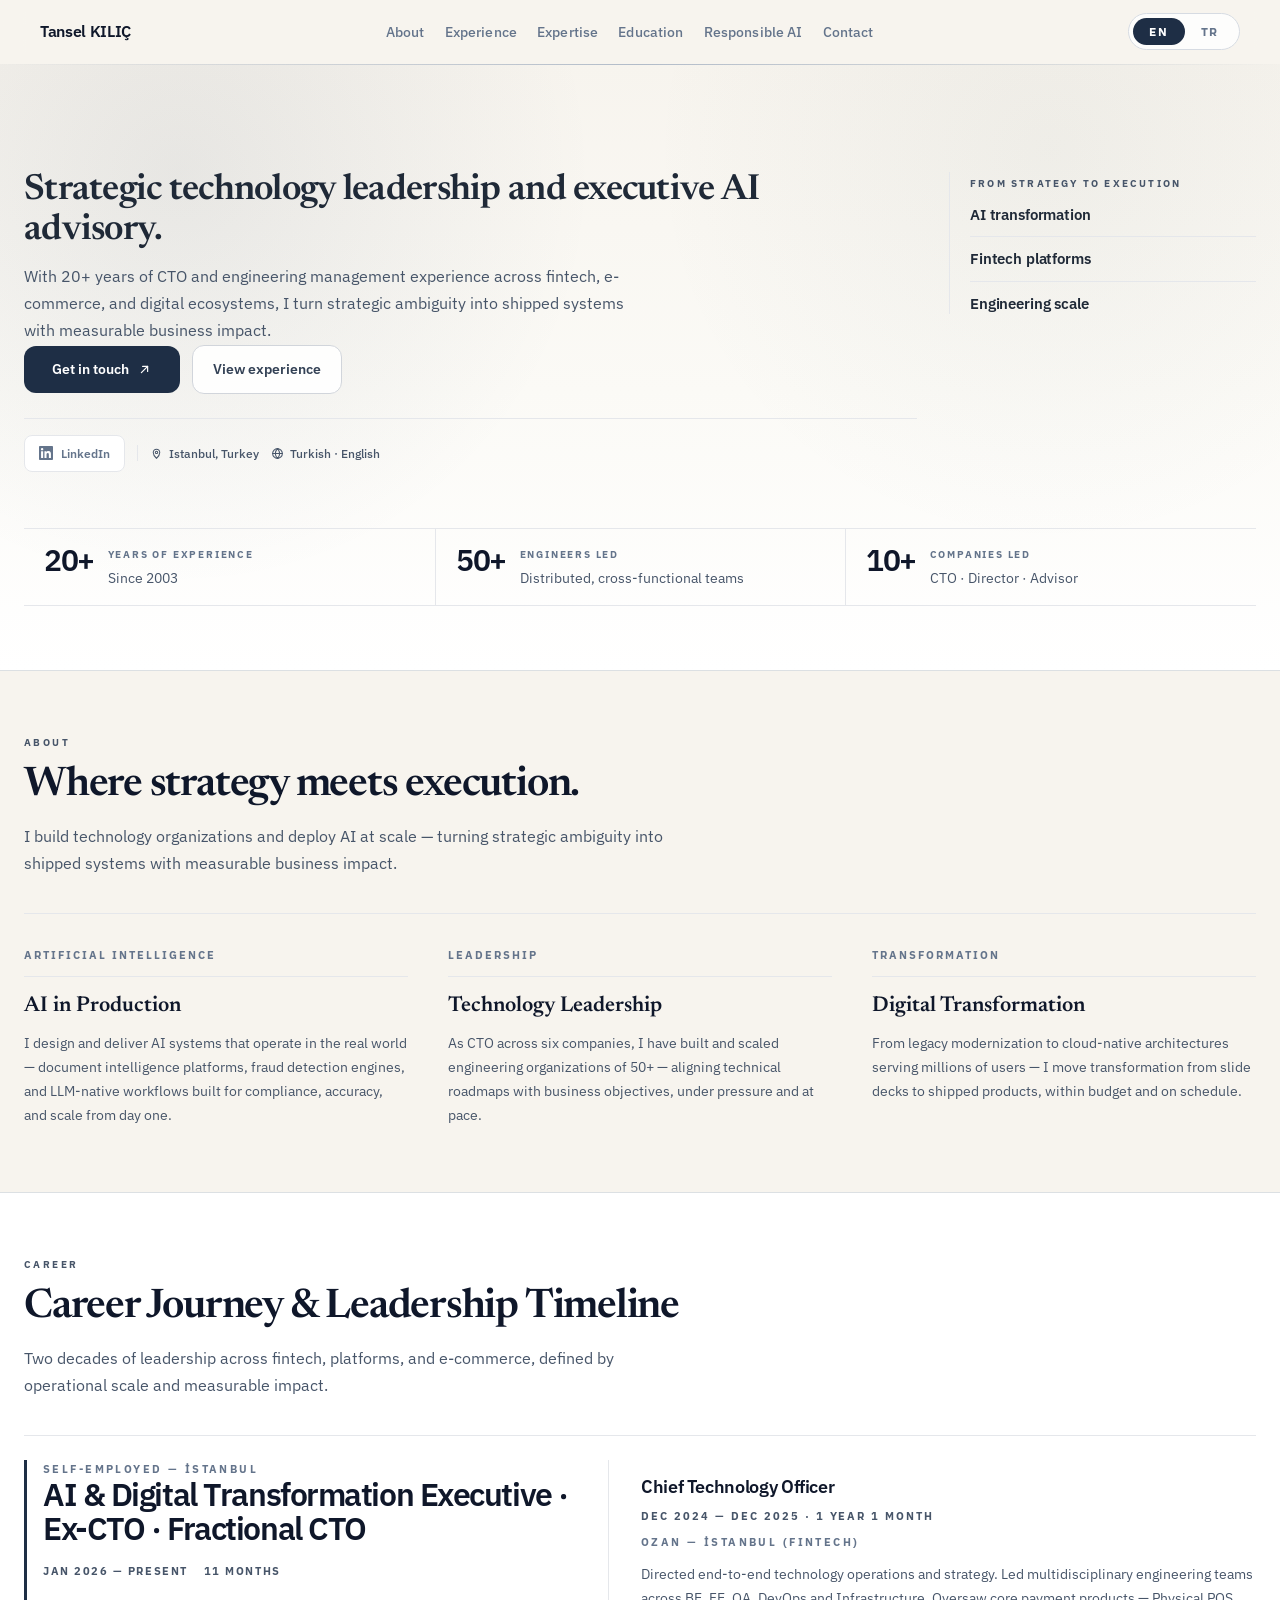
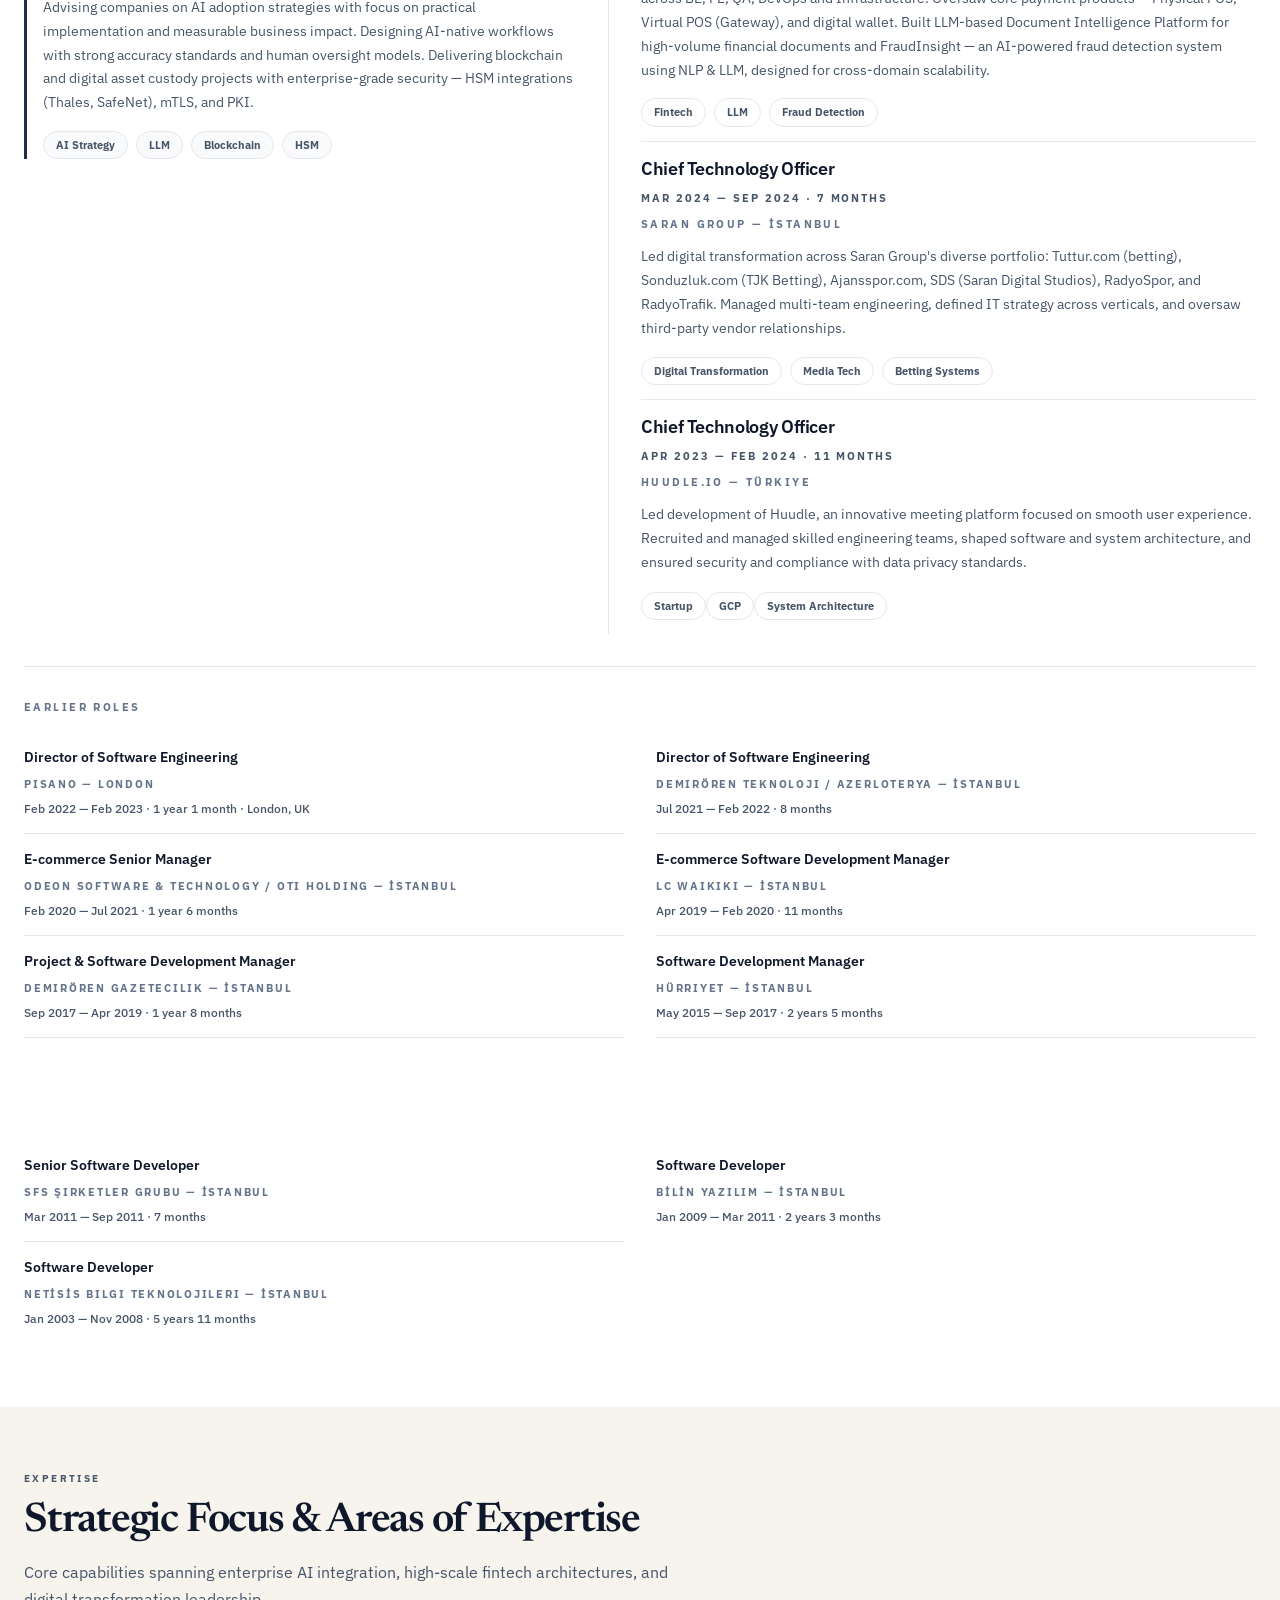
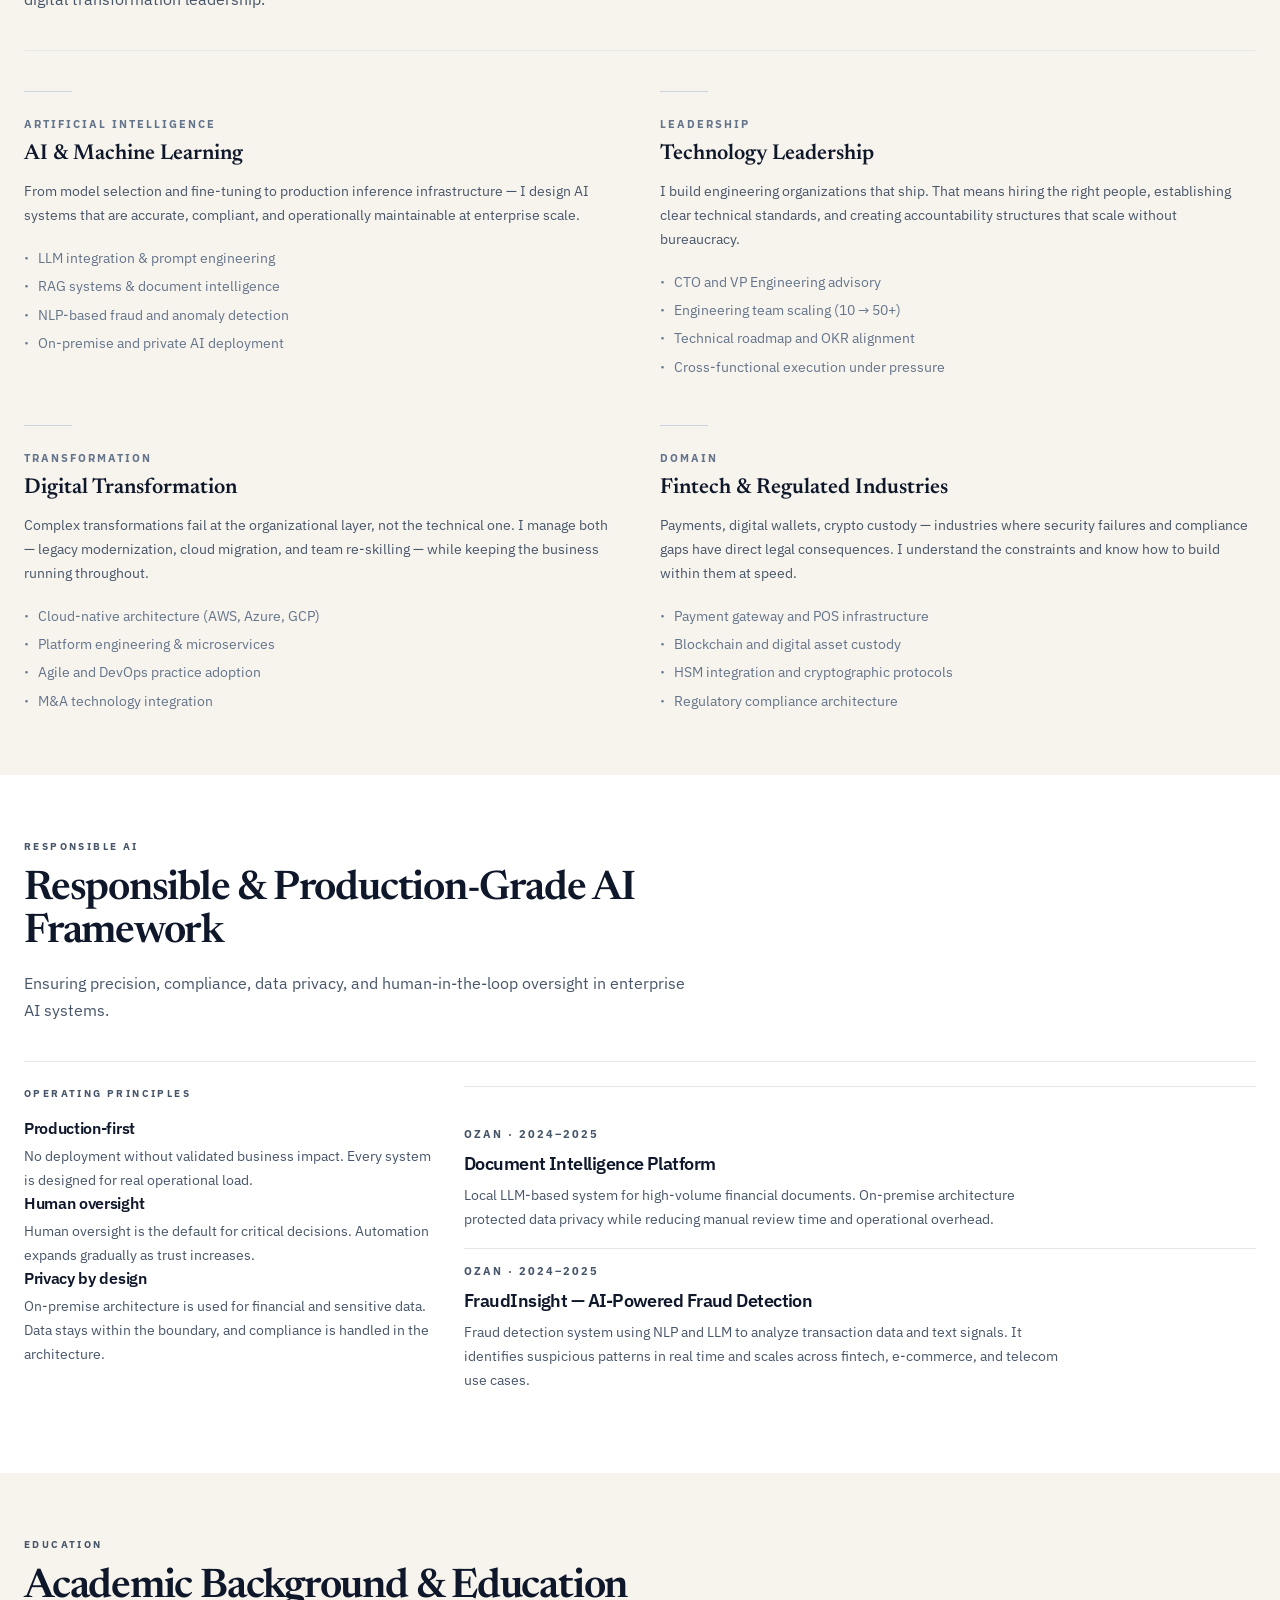
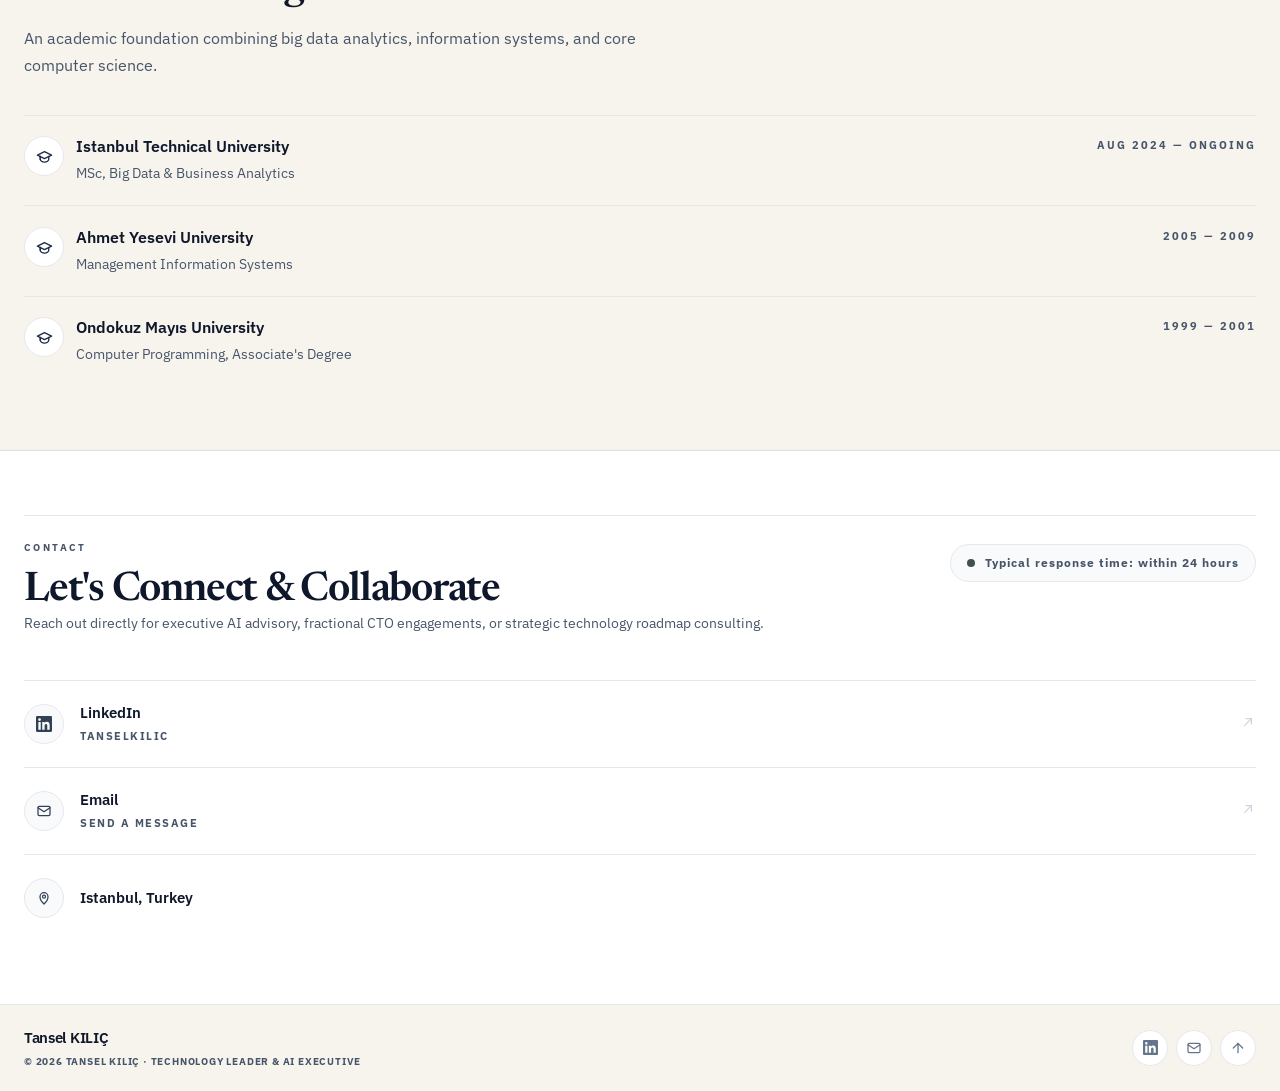
<file: index.html>
<!DOCTYPE html>
<html lang="en">
<head>
  <meta charset="UTF-8">
  <meta name="viewport" content="width=device-width, initial-scale=1">
  <meta name="color-scheme" content="light">
  <title>Tansel KILIÇ — Technology Leader & AI Executive</title>
  <meta name="description" content="Technology executive with 20+ years leading large-scale platforms, engineering organizations, and AI transformation initiatives across fintech, e-commerce, and digital ecosystems.">
  
  <!-- Open Graph -->
  <meta property="og:title" content="Tansel KILIÇ — Technology Leader & AI Executive">
  <meta property="og:description" content="Technology executive with 20+ years leading large-scale platforms, engineering organizations, and AI transformation initiatives across fintech, e-commerce, and digital ecosystems.">
  <meta property="og:type" content="website">
  <meta property="og:url" content="https://tanselkilic.com">
  <meta property="og:image" content="https://tanselkilic.com/og-image.png">
  <meta property="og:locale" content="tr_TR">
  <meta property="og:site_name" content="Tansel KILIÇ">
  
  <!-- Twitter -->
  <meta name="twitter:card" content="summary_large_image">
  <meta name="twitter:title" content="Tansel KILIÇ — Technology Leader & AI Executive">
  <meta name="twitter:description" content="Technology executive with 20+ years leading large-scale platforms, engineering organizations, and AI transformation initiatives across fintech, e-commerce, and digital ecosystems.">
  <meta name="twitter:image" content="https://tanselkilic.com/og-image.png">
  
  <!-- Canonical -->
  <link rel="canonical" href="https://tanselkilic.com">
  
  <!-- Fonts -->
  <link rel="preconnect" href="https://fonts.googleapis.com">
  <link rel="preconnect" href="https://fonts.gstatic.com" crossorigin>
  <link href="https://fonts.googleapis.com/css2?family=IBM+Plex+Sans:wght@400;500;600;700&family=Newsreader:wght@500;600;700&display=swap" rel="stylesheet">
  
  <!-- Styles -->
  <link rel="stylesheet" href="style.css">

  <!-- JSON-LD Profile Schema -->
  <script type="application/ld+json">
    {
      "@context": "https://schema.org",
      "@type": "ProfilePage",
      "mainEntity": {
        "@type": "Person",
        "name": "Tansel KILIÇ",
        "jobTitle": "Technology Leader & AI Executive / Teknoloji Lideri & AI Yöneticisi",
        "url": "https://tanselkilic.com",
        "email": "tanselkilic@gmail.com",
        "sameAs": ["https://www.linkedin.com/in/tanselkilic/"],
        "address": {
          "@type": "PostalAddress",
          "addressLocality": "İstanbul",
          "addressCountry": "TR"
        }
      }
    }
  </script>
</head>
<body>
  <header id="siteHeader" class="site-header"></header>
  <nav id="mobileDrawer" class="mobile-drawer" aria-label="Mobile navigation"></nav>
  <main id="main"></main>
  <footer id="siteFooter" class="footer"></footer>

  <!-- Scripts -->
  <script src="main.js"></script>
</body>
</html>
</file>
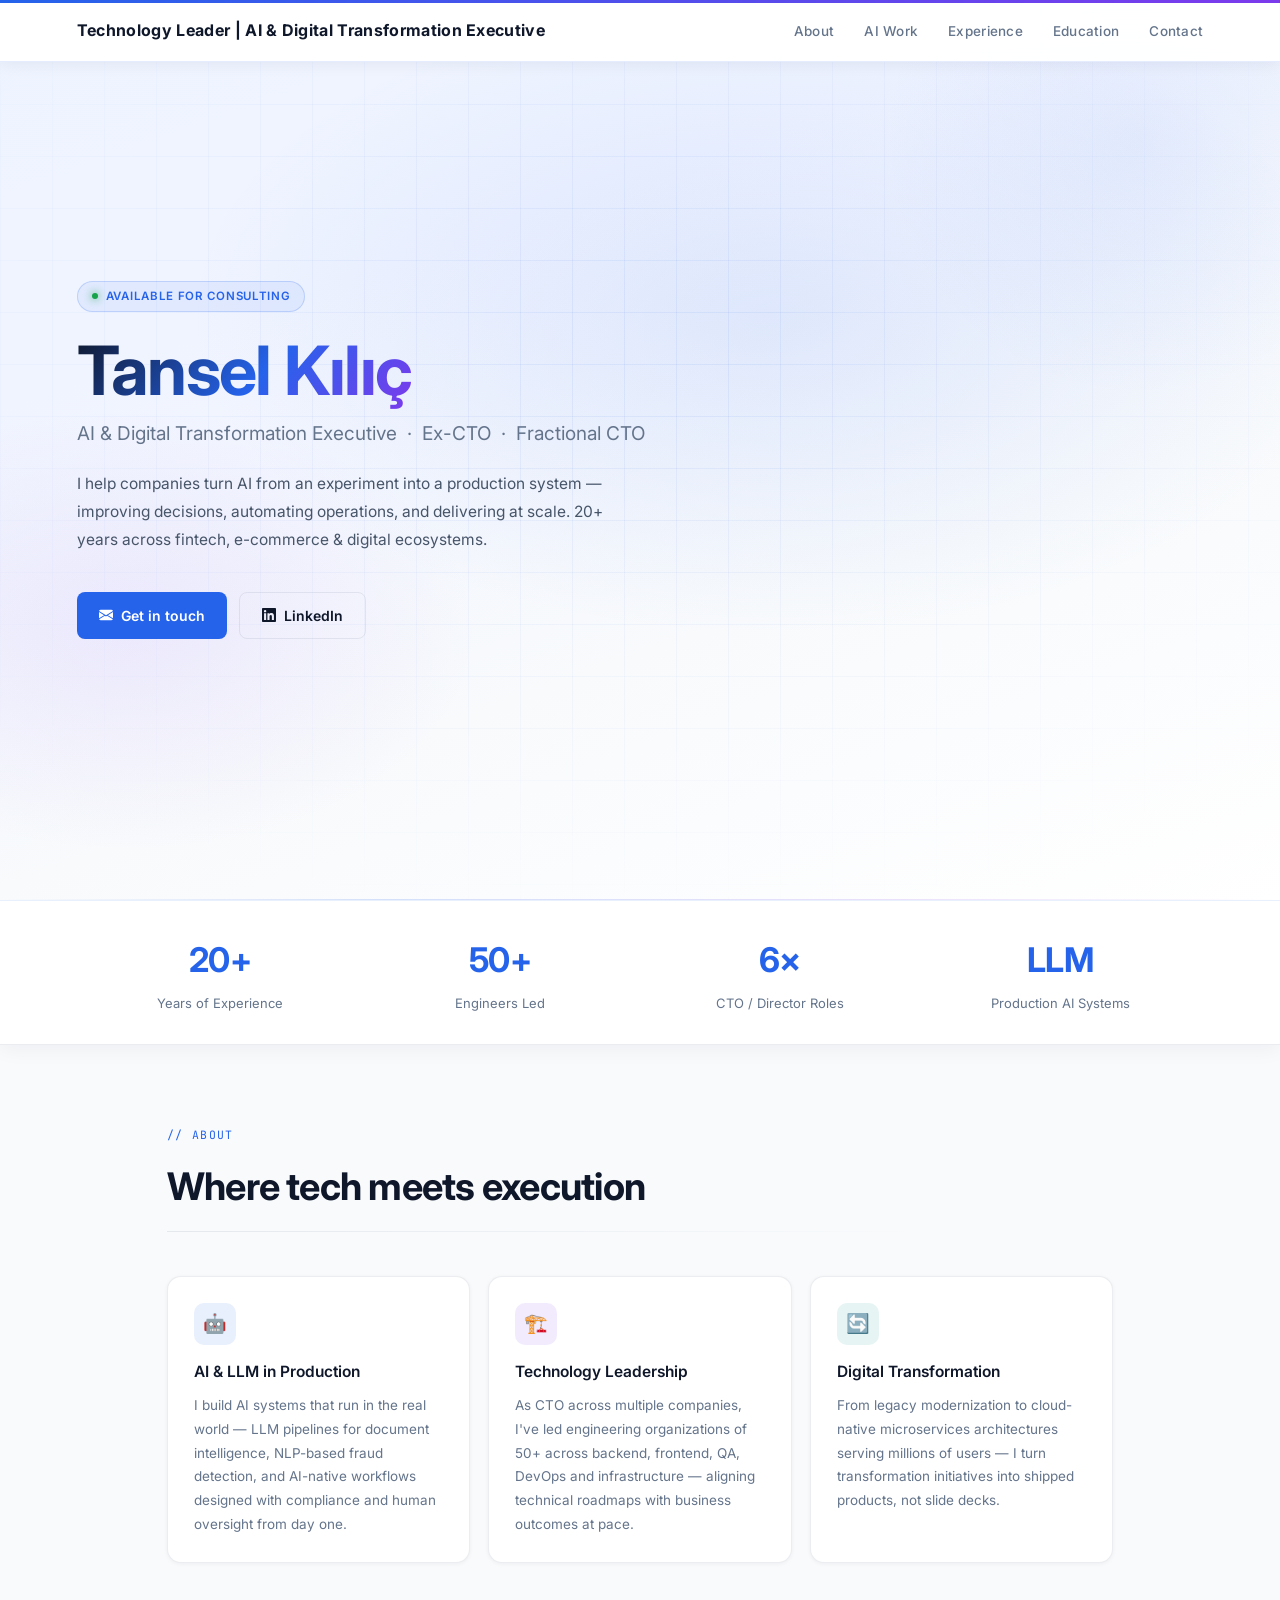
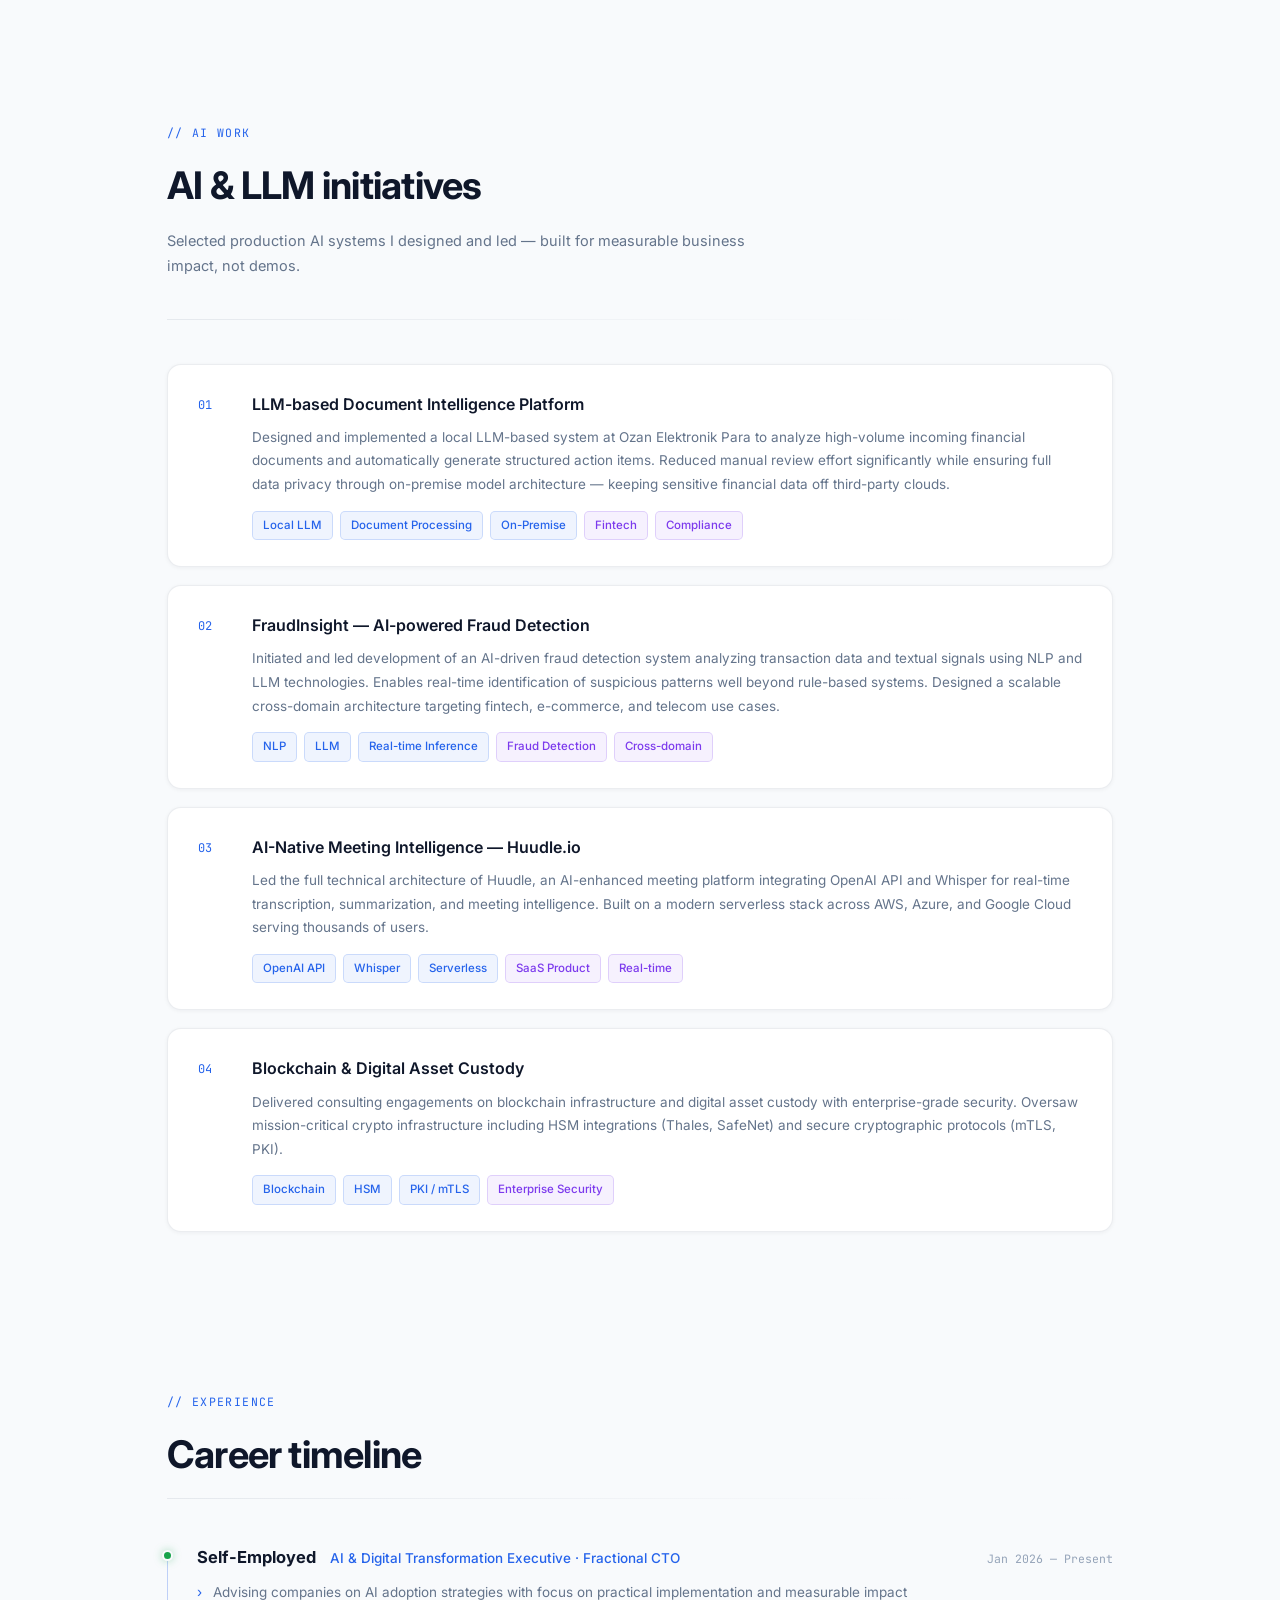
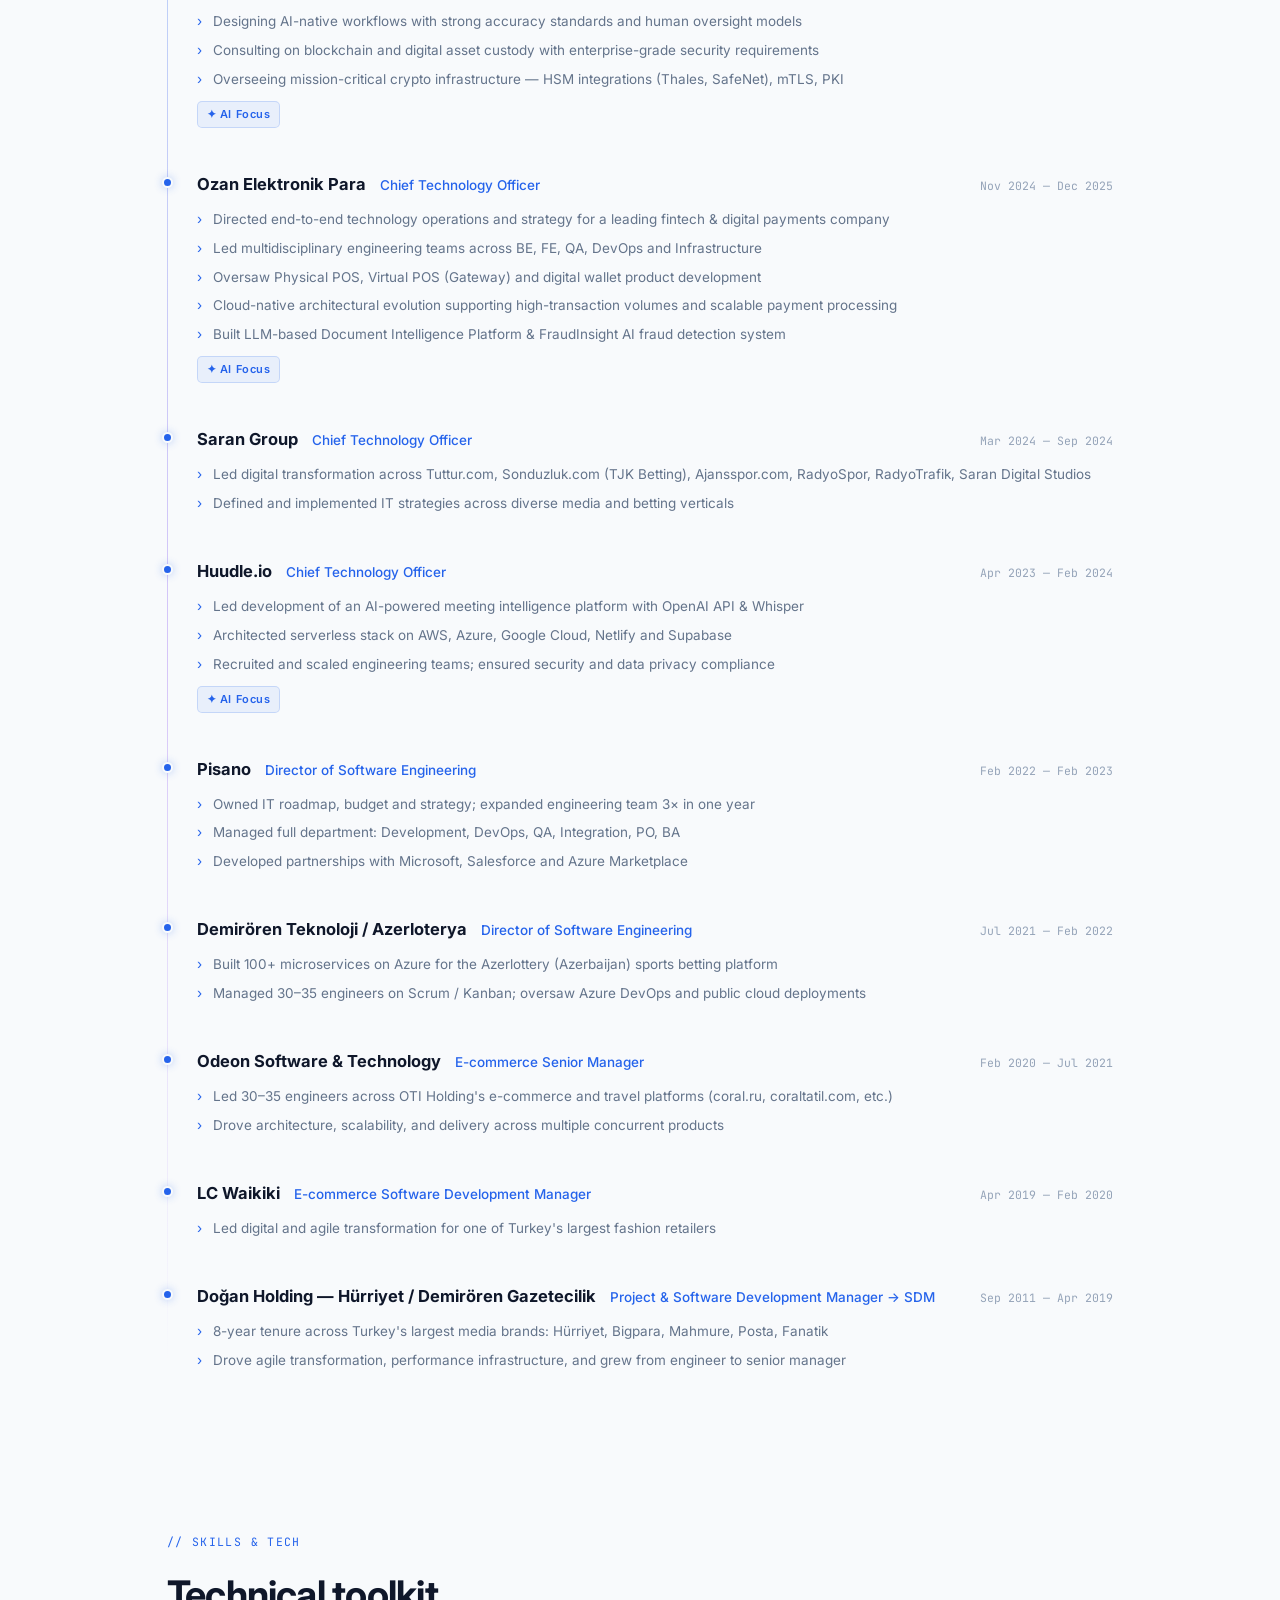
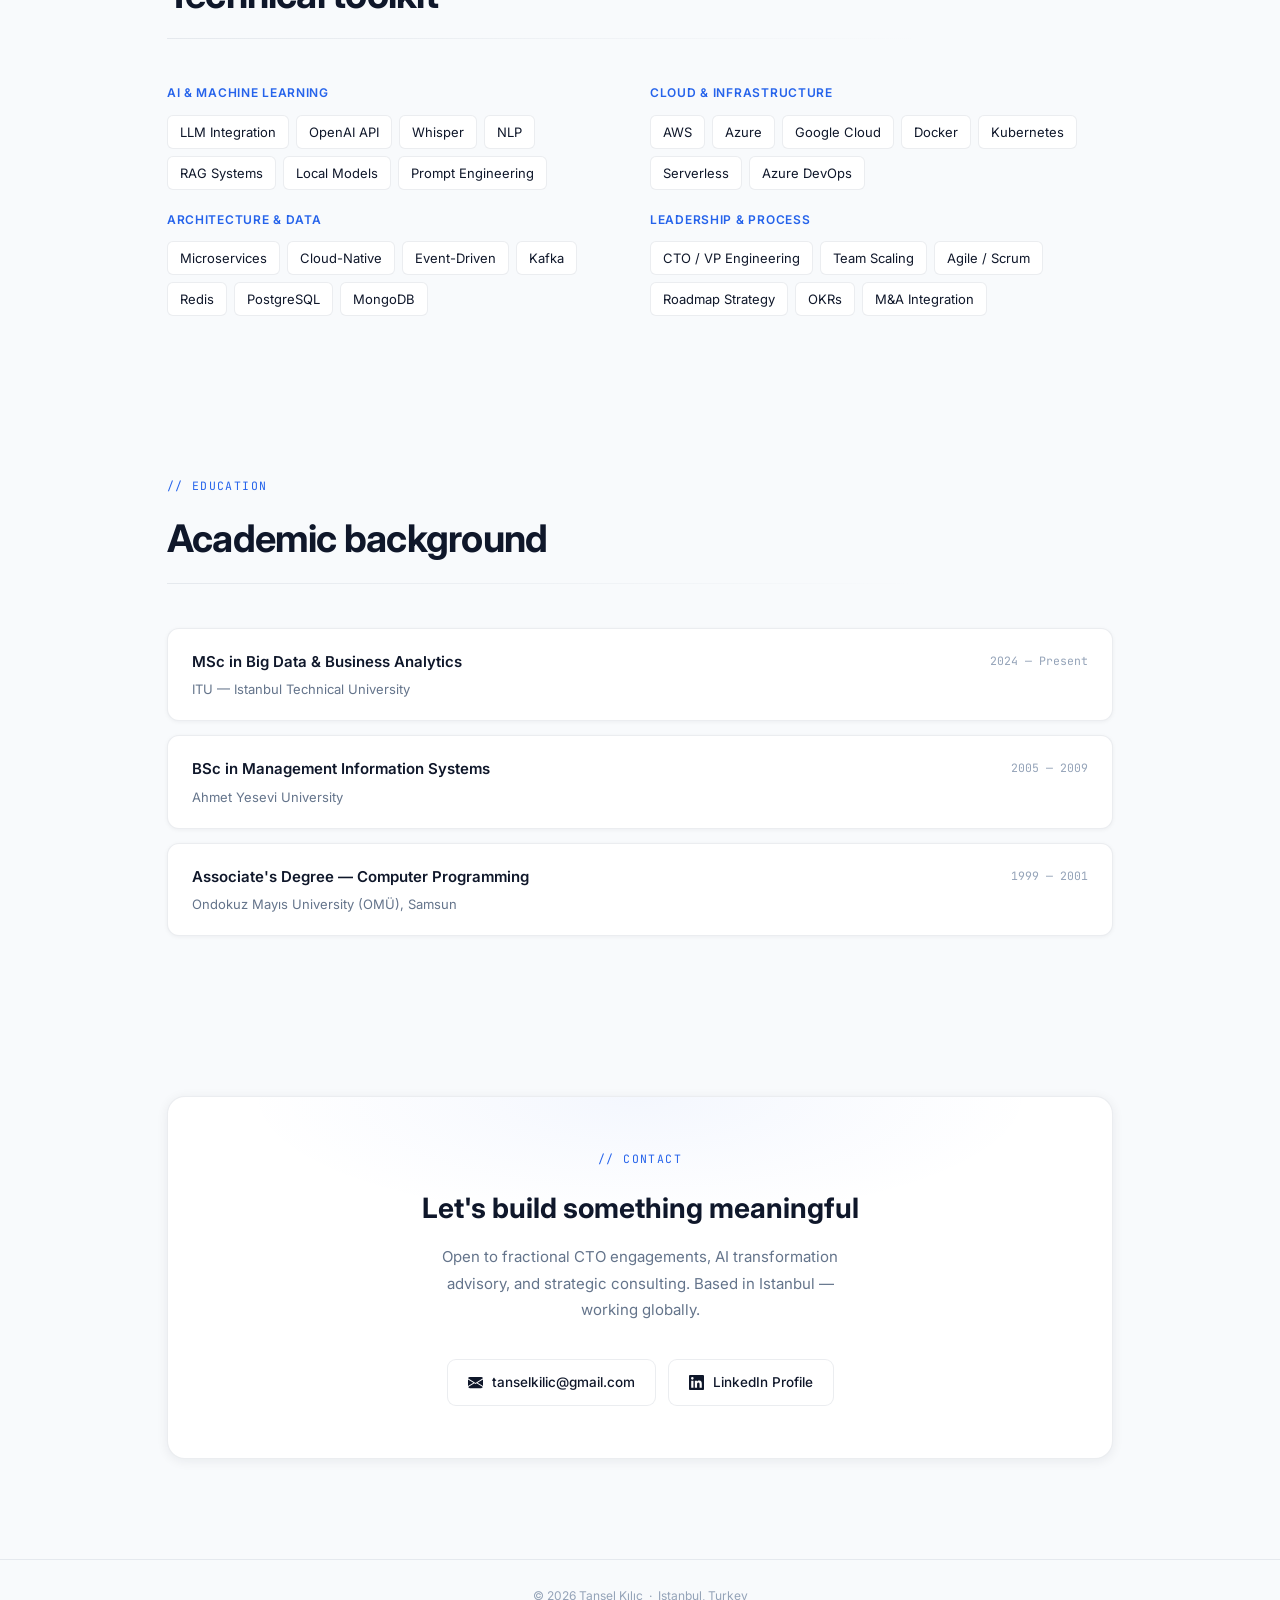
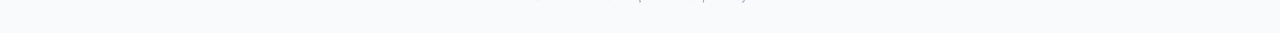
<file: v1/index.html>
<!DOCTYPE html>
<html lang="en">
<head>
  <meta charset="UTF-8" />
  <meta name="viewport" content="width=device-width, initial-scale=1.0" />
  <title>Tansel Kılıç — AI & Digital Transformation Executive</title>
  <meta name="description" content="Technology executive with 20+ years of experience. AI & LLM transformation, fintech, engineering leadership. Based in Istanbul." />
  <link rel="preconnect" href="https://fonts.googleapis.com" />
  <link rel="preconnect" href="https://fonts.gstatic.com" crossorigin />
  <link href="https://fonts.googleapis.com/css2?family=Inter:wght@300;400;500;600;700&family=JetBrains+Mono:wght@400;500&display=swap" rel="stylesheet" />
  <style>
    *, *::before, *::after { box-sizing: border-box; margin: 0; padding: 0; }

    :root {
      --bg:       #f8fafc;
      --bg2:      #f1f5f9;
      --surface:  #ffffff;
      --card:     #ffffff;
      --border:   rgba(100,116,139,.13);
      --accent:   #2563eb;
      --accent2:  #7c3aed;
      --green:    #16a34a;
      --text:     #0f172a;
      --muted:    #64748b;
      --dim:      #94a3b8;
    }

    html { scroll-behavior: smooth; }

    body {
      background: var(--bg);
      color: var(--text);
      font-family: 'Inter', sans-serif;
      font-size: 15px;
      line-height: 1.7;
      -webkit-font-smoothing: antialiased;
    }

    /* ─── NAV ─── */
    nav {
      position: fixed; top: 0; left: 0; right: 0; z-index: 100;
      display: flex; justify-content: space-between; align-items: center;
      padding: 0 6vw; height: 62px;
      background: rgba(255,255,255,.96);
      backdrop-filter: blur(20px);
      border-bottom: 1px solid rgba(37,99,235,.12);
      box-shadow: 0 1px 16px rgba(15,23,42,.07);
    }
    nav::before {
      content: '';
      position: absolute; top: 0; left: 0; right: 0; height: 3px;
      background: linear-gradient(90deg, var(--accent) 0%, var(--accent2) 100%);
    }
    .nav-logo {
      font-size: 16px; font-weight: 700; letter-spacing: .02em; color: var(--text);
    }
    .nav-logo span { color: var(--accent); }
    .nav-links { display: flex; gap: 30px; list-style: none; }
    .nav-links a {
      color: var(--muted); text-decoration: none;
      font-size: 13.5px; font-weight: 500; letter-spacing: .02em;
      transition: color .2s; position: relative; padding-bottom: 2px;
    }
    .nav-links a::after {
      content: ''; position: absolute; bottom: -2px; left: 0; right: 0; height: 2px;
      background: var(--accent); border-radius: 2px;
      transform: scaleX(0); transition: transform .2s;
    }
    .nav-links a:hover { color: var(--accent); }
    .nav-links a:hover::after { transform: scaleX(1); }

    /* ─── HERO ─── */
    .hero {
      min-height: 100vh; display: flex; align-items: center;
      padding: 110px 6vw 90px; position: relative; overflow: hidden;
      background: linear-gradient(160deg, #eef4ff 0%, #f0f4ff 30%, #f8fafc 65%, #ffffff 100%);
    }
    .hero::after {
      content: '';
      position: absolute; bottom: 0; left: 0; right: 0; height: 1px;
      background: linear-gradient(90deg, transparent 0%, rgba(37,99,235,.18) 30%, rgba(124,58,237,.15) 70%, transparent 100%);
    }
    .hero-grid {
      position: absolute; inset: 0;
      background-image:
        linear-gradient(rgba(37,99,235,.07) 1px, transparent 1px),
        linear-gradient(90deg, rgba(37,99,235,.07) 1px, transparent 1px);
      background-size: 52px 52px;
      mask-image: radial-gradient(ellipse 85% 80% at 50% 40%, black 10%, transparent 80%);
    }
    .hero-glow {
      position: absolute; inset: 0; pointer-events: none;
      background:
        radial-gradient(ellipse 70% 55% at 60% 35%, rgba(37,99,235,.1) 0%, transparent 65%),
        radial-gradient(ellipse 50% 45% at 10% 70%, rgba(124,58,237,.08) 0%, transparent 55%);
    }
    .hero-shape {
      position: absolute; top: -120px; right: -120px;
      width: 520px; height: 520px; border-radius: 50%;
      background: radial-gradient(circle, rgba(37,99,235,.07) 0%, transparent 70%);
      pointer-events: none;
    }
    .hero-content { position: relative; max-width: 740px; }

    .hero-badge {
      display: inline-flex; align-items: center; gap: 8px;
      background: rgba(37,99,235,.07); border: 1px solid rgba(37,99,235,.2);
      border-radius: 20px; padding: 5px 14px;
      font-size: 11.5px; font-weight: 600; color: var(--accent);
      letter-spacing: .06em; text-transform: uppercase; margin-bottom: 22px;
    }
    .hero-badge .dot {
      width: 6px; height: 6px; background: var(--green);
      border-radius: 50%; box-shadow: 0 0 8px var(--green);
      animation: blink 2s ease-in-out infinite;
    }
    @keyframes blink { 0%,100%{opacity:1} 50%{opacity:.25} }

    h1 {
      font-size: clamp(38px, 5.5vw, 68px);
      font-weight: 700; letter-spacing: -.025em; line-height: 1.08; margin-bottom: 10px;
    }
    .gradient-text {
      background: linear-gradient(130deg, #0f172a 0%, var(--accent) 55%, var(--accent2) 100%);
      -webkit-background-clip: text; -webkit-text-fill-color: transparent; background-clip: text;
    }
    .hero-sub {
      font-size: clamp(15px, 2vw, 19px); color: var(--muted);
      font-weight: 400; margin-bottom: 20px;
    }
    .hero-desc {
      font-size: 15.5px; color: #475569; max-width: 540px;
      margin-bottom: 38px; line-height: 1.8;
    }
    .hero-cta { display: flex; gap: 12px; flex-wrap: wrap; }

    .btn {
      display: inline-flex; align-items: center; gap: 8px;
      padding: 11px 22px; border-radius: 8px;
      font-size: 14px; font-weight: 600; text-decoration: none;
      transition: all .2s; cursor: pointer; border: none;
    }
    .btn-primary { background: var(--accent); color: #ffffff; }
    .btn-primary:hover { background: #1d4ed8; transform: translateY(-2px); box-shadow: 0 8px 24px rgba(37,99,235,.22); }
    .btn-outline { background: transparent; color: var(--text); border: 1px solid var(--border); }
    .btn-outline:hover { border-color: var(--accent); color: var(--accent); transform: translateY(-2px); }

    /* ─── STATS BAR ─── */
    .stats-bar {
      background: #ffffff;
      border-top: 1px solid rgba(37,99,235,.1);
      border-bottom: 1px solid var(--border);
      box-shadow: 0 4px 20px rgba(15,23,42,.05);
      padding: 30px 6vw;
    }
    .stats-inner {
      max-width: 1100px; margin: 0 auto;
      display: grid; grid-template-columns: repeat(4,1fr);
      gap: 20px; text-align: center;
    }
    .stat-num { font-size: 34px; font-weight: 700; color: var(--accent); letter-spacing: -.02em; }
    .stat-label { font-size: 13px; color: var(--muted); margin-top: 3px; }

    /* ─── SECTIONS ─── */
    section { padding: 80px 6vw; max-width: 1100px; margin: 0 auto; }
    .section-label {
      font-family: 'JetBrains Mono', monospace;
      font-size: 11.5px; color: var(--accent);
      letter-spacing: .12em; text-transform: uppercase; margin-bottom: 10px;
    }
    h2 {
      font-size: clamp(24px, 3vw, 38px);
      font-weight: 700; letter-spacing: -.02em; margin-bottom: 12px;
    }
    .section-divider {
      height: 1px; background: linear-gradient(90deg, var(--border) 0%, transparent 80%);
      margin-bottom: 44px;
    }

    /* ─── FOCUS CARDS ─── */
    .cards-3 {
      display: grid; grid-template-columns: repeat(3,1fr); gap: 18px;
    }
    .focus-card {
      background: var(--card); border: 1px solid var(--border);
      border-radius: 14px; padding: 26px;
      box-shadow: 0 1px 4px rgba(15,23,42,.05);
      transition: border-color .25s, transform .25s, box-shadow .25s;
    }
    .focus-card:hover { border-color: rgba(37,99,235,.35); transform: translateY(-3px); box-shadow: 0 8px 32px rgba(37,99,235,.08); }
    .card-icon {
      width: 42px; height: 42px; border-radius: 10px;
      display: flex; align-items: center; justify-content: center;
      font-size: 19px; margin-bottom: 14px;
    }
    .icon-blue   { background: rgba(37,99,235,.1); }
    .icon-purple { background: rgba(124,58,237,.1); }
    .icon-teal   { background: rgba(13,148,136,.1); }
    .card-title  { font-size: 15.5px; font-weight: 600; margin-bottom: 9px; }
    .card-body   { font-size: 13.5px; color: var(--muted); line-height: 1.75; }

    /* ─── AI PROJECTS ─── */
    .ai-projects { display: flex; flex-direction: column; gap: 18px; }
    .ai-card {
      background: var(--card); border: 1px solid var(--border);
      border-radius: 14px; padding: 26px 30px;
      display: grid; grid-template-columns: 36px 1fr; gap: 18px; align-items: start;
      box-shadow: 0 1px 4px rgba(15,23,42,.05);
      transition: border-color .25s, transform .2s, box-shadow .2s;
    }
    .ai-card:hover { border-color: rgba(37,99,235,.3); transform: translateY(-2px); }
    .ai-card-num {
      font-family: 'JetBrains Mono', monospace;
      font-size: 12px; color: var(--accent); padding-top: 4px;
    }
    .ai-card-title { font-size: 16px; font-weight: 600; margin-bottom: 8px; }
    .ai-card-body  { font-size: 13.5px; color: var(--muted); line-height: 1.75; }
    .tag-row { display: flex; flex-wrap: wrap; gap: 7px; margin-top: 14px; }
    .tag {
      font-size: 11.5px; font-weight: 500; padding: 4px 10px;
      border-radius: 5px; background: rgba(37,99,235,.07);
      border: 1px solid rgba(37,99,235,.18); color: var(--accent);
    }
    .tag.purple {
      background: rgba(124,58,237,.07); border-color: rgba(124,58,237,.18); color: var(--accent2);
    }

    /* ─── TIMELINE ─── */
    .timeline { position: relative; }
    .timeline::before {
      content: ''; position: absolute; left: 0; top: 8px; bottom: 8px; width: 1px;
      background: linear-gradient(180deg, var(--accent) 0%, var(--accent2) 50%, transparent 100%);
      opacity: .28;
    }
    .tl-item { padding-left: 30px; padding-bottom: 42px; position: relative; }
    .tl-item:last-child { padding-bottom: 0; }
    .tl-dot {
      position: absolute; left: -5px; top: 7px;
      width: 11px; height: 11px; border-radius: 50%;
      background: var(--accent); border: 2px solid var(--bg);
      box-shadow: 0 0 8px rgba(37,99,235,.3);
    }
    .tl-dot.current {
      background: var(--green); box-shadow: 0 0 8px rgba(22,163,74,.35);
    }
    .tl-meta {
      display: flex; flex-wrap: wrap; align-items: baseline;
      gap: 6px 14px; margin-bottom: 6px;
    }
    .tl-company  { font-size: 16.5px; font-weight: 700; color: var(--text); }
    .tl-role     { font-size: 13.5px; color: var(--accent); font-weight: 500; }
    .tl-date     {
      font-family: 'JetBrains Mono', monospace;
      font-size: 11.5px; color: var(--dim); margin-left: auto;
    }
    .tl-highlights { list-style: none; margin-top: 10px; display: flex; flex-direction: column; gap: 6px; }
    .tl-highlights li {
      font-size: 13.5px; color: var(--muted);
      padding-left: 16px; position: relative;
    }
    .tl-highlights li::before { content: '›'; position: absolute; left: 0; color: var(--accent); }
    .tl-ai-badge {
      display: inline-flex; align-items: center; gap: 5px;
      background: rgba(37,99,235,.07); border: 1px solid rgba(37,99,235,.18);
      border-radius: 5px; padding: 3px 9px;
      font-size: 11px; font-weight: 600; color: var(--accent);
      letter-spacing: .05em; margin-top: 10px;
    }

    /* ─── EDUCATION ─── */
    .edu-cards { display: flex; flex-direction: column; gap: 14px; }
    .edu-card {
      background: var(--card); border: 1px solid var(--border);
      border-radius: 12px; padding: 20px 24px;
      display: flex; justify-content: space-between; align-items: start; gap: 18px;
      box-shadow: 0 1px 4px rgba(15,23,42,.05);
    }
    .edu-title   { font-size: 15px; font-weight: 600; margin-bottom: 4px; }
    .edu-school  { font-size: 13px; color: var(--muted); }
    .edu-year    {
      font-family: 'JetBrains Mono', monospace;
      font-size: 11.5px; color: var(--dim); white-space: nowrap; padding-top: 2px;
    }

    /* ─── SKILLS ─── */
    .skills-grid { display: grid; grid-template-columns: repeat(2,1fr); gap: 20px; }
    .skill-group-title {
      font-size: 12px; font-weight: 600; color: var(--accent);
      letter-spacing: .06em; text-transform: uppercase; margin-bottom: 11px;
    }
    .skill-pills { display: flex; flex-wrap: wrap; gap: 7px; }
    .pill {
      font-size: 13px; padding: 5px 12px; border-radius: 6px;
      background: var(--surface); border: 1px solid var(--border); color: var(--text);
    }

    /* ─── CONTACT ─── */
    .contact-wrap {
      background: var(--card); border: 1px solid var(--border);
      border-radius: 18px; padding: 52px 48px; text-align: center;
      position: relative; overflow: hidden;
      box-shadow: 0 2px 12px rgba(15,23,42,.07);
    }
    .contact-wrap::before {
      content: ''; position: absolute; inset: 0;
      background: radial-gradient(ellipse 60% 50% at 50% 0%, rgba(37,99,235,.05) 0%, transparent 70%);
      pointer-events: none;
    }
    .contact-title { font-size: 28px; font-weight: 700; margin-bottom: 12px; }
    .contact-sub {
      font-size: 15px; color: var(--muted);
      max-width: 440px; margin: 0 auto 36px; line-height: 1.75;
    }
    .contact-links {
      display: flex; justify-content: center; gap: 12px; flex-wrap: wrap;
    }
    .contact-link {
      display: inline-flex; align-items: center; gap: 9px;
      padding: 11px 20px; border-radius: 9px; font-size: 13.5px; font-weight: 500;
      text-decoration: none; background: var(--surface);
      border: 1px solid var(--border); color: var(--text); transition: all .2s;
    }
    .contact-link:hover { border-color: var(--accent); color: var(--accent); transform: translateY(-2px); }
    .contact-link svg { width: 15px; height: 15px; flex-shrink: 0; }

    /* ─── FOOTER ─── */
    footer {
      border-top: 1px solid var(--border);
      padding: 26px 6vw; text-align: center;
      font-size: 12px; color: var(--dim);
    }

    /* ─── RESPONSIVE ─── */
    @media (max-width: 768px) {
      .cards-3 { grid-template-columns: 1fr; }
      .stats-inner { grid-template-columns: repeat(2,1fr); }
      .skills-grid { grid-template-columns: 1fr; }
      .ai-card { grid-template-columns: 1fr; gap: 4px; }
      .edu-card { flex-direction: column; }
      .nav-links { display: none; }
      section { padding: 60px 5vw; }
      .contact-wrap { padding: 32px 20px; }
      .tl-date { margin-left: 0; }
    }

    /* ─── FADE IN ─── */
    .fade-in { opacity: 0; transform: translateY(20px); transition: opacity .5s ease, transform .5s ease; }
    .fade-in.visible { opacity: 1; transform: translateY(0); }
  </style>
</head>
<body>

<!-- NAV -->
<nav>
  <div class="nav-logo">Technology Leader | AI & Digital Transformation Executive</div>
  <ul class="nav-links">
    <li><a href="#about">About</a></li>
    <li><a href="#ai">AI Work</a></li>
    <li><a href="#experience">Experience</a></li>
    <li><a href="#education">Education</a></li>
    <li><a href="#contact">Contact</a></li>
  </ul>
</nav>

<!-- HERO -->
<div class="hero">
  <div class="hero-grid"></div>
  <div class="hero-glow"></div>
  <div class="hero-shape"></div>
  <div class="hero-content">
    <div class="hero-badge"><span class="dot"></span>Available for consulting</div>
    <h1><span class="gradient-text">Tansel Kılıç</span></h1>
    <p class="hero-sub">AI & Digital Transformation Executive &nbsp;·&nbsp; Ex-CTO &nbsp;·&nbsp; Fractional CTO</p>
    <p class="hero-desc">
      I help companies turn AI from an experiment into a production system —
      improving decisions, automating operations, and delivering at scale.
      20+ years across fintech, e-commerce &amp; digital ecosystems.
    </p>
    <div class="hero-cta">
      <a href="#contact" class="btn btn-primary">
        <svg viewBox="0 0 16 16" width="14" fill="currentColor"><path d="M.05 3.555A2 2 0 0 1 2 2h12a2 2 0 0 1 1.95 1.555L8 8.414.05 3.555ZM0 4.697v7.104l5.803-3.558L0 4.697ZM6.761 8.83l-6.57 4.026A2 2 0 0 0 2 14h12a2 2 0 0 0 1.808-1.144l-6.57-4.025L8 9.586l-1.239-.757ZM16 4.697l-5.803 3.546L16 11.801V4.697Z"/></svg>
        Get in touch
      </a>
      <a href="https://www.linkedin.com/in/tanselkilic/" target="_blank" rel="noopener" class="btn btn-outline">
        <svg viewBox="0 0 24 24" width="14" fill="currentColor"><path d="M20.447 20.452h-3.554v-5.569c0-1.328-.027-3.037-1.852-3.037-1.853 0-2.136 1.445-2.136 2.939v5.667H9.351V9h3.414v1.561h.046c.477-.9 1.637-1.85 3.37-1.85 3.601 0 4.267 2.37 4.267 5.455v6.286zM5.337 7.433a2.062 2.062 0 0 1-2.063-2.065 2.064 2.064 0 1 1 2.063 2.065zm1.782 13.019H3.555V9h3.564v11.452zM22.225 0H1.771C.792 0 0 .774 0 1.729v20.542C0 23.227.792 24 1.771 24h20.451C23.2 24 24 23.227 24 22.271V1.729C24 .774 23.2 0 22.222 0h.003z"/></svg>
        LinkedIn
      </a>
    </div>
  </div>
</div>

<!-- STATS -->
<div class="stats-bar">
  <div class="stats-inner">
    <div class="fade-in">
      <div class="stat-num">20+</div>
      <div class="stat-label">Years of Experience</div>
    </div>
    <div class="fade-in">
      <div class="stat-num">50+</div>
      <div class="stat-label">Engineers Led</div>
    </div>
    <div class="fade-in">
      <div class="stat-num">6×</div>
      <div class="stat-label">CTO / Director Roles</div>
    </div>
    <div class="fade-in">
      <div class="stat-num">LLM</div>
      <div class="stat-label">Production AI Systems</div>
    </div>
  </div>
</div>

<!-- ABOUT -->
<section id="about">
  <div class="section-label fade-in">// about</div>
  <h2 class="fade-in">Where tech meets execution</h2>
  <div class="section-divider"></div>
  <div class="cards-3">
    <div class="focus-card fade-in">
      <div class="card-icon icon-blue">🤖</div>
      <div class="card-title">AI & LLM in Production</div>
      <div class="card-body">I build AI systems that run in the real world — LLM pipelines for document intelligence, NLP-based fraud detection, and AI-native workflows designed with compliance and human oversight from day one.</div>
    </div>
    <div class="focus-card fade-in">
      <div class="card-icon icon-purple">🏗️</div>
      <div class="card-title">Technology Leadership</div>
      <div class="card-body">As CTO across multiple companies, I've led engineering organizations of 50+ across backend, frontend, QA, DevOps and infrastructure — aligning technical roadmaps with business outcomes at pace.</div>
    </div>
    <div class="focus-card fade-in">
      <div class="card-icon icon-teal">🔄</div>
      <div class="card-title">Digital Transformation</div>
      <div class="card-body">From legacy modernization to cloud-native microservices architectures serving millions of users — I turn transformation initiatives into shipped products, not slide decks.</div>
    </div>
  </div>
</section>

<!-- AI WORK -->
<section id="ai">
  <div class="section-label fade-in">// ai work</div>
  <h2 class="fade-in">AI & LLM initiatives</h2>
  <p style="color:var(--muted);margin-bottom:40px;max-width:580px;font-size:14.5px" class="fade-in">
    Selected production AI systems I designed and led — built for measurable business impact, not demos.
  </p>
  <div class="section-divider"></div>
  <div class="ai-projects">

    <div class="ai-card fade-in">
      <div class="ai-card-num">01</div>
      <div>
        <div class="ai-card-title">LLM-based Document Intelligence Platform</div>
        <div class="ai-card-body">Designed and implemented a local LLM-based system at Ozan Elektronik Para to analyze high-volume incoming financial documents and automatically generate structured action items. Reduced manual review effort significantly while ensuring full data privacy through on-premise model architecture — keeping sensitive financial data off third-party clouds.</div>
        <div class="tag-row">
          <span class="tag">Local LLM</span>
          <span class="tag">Document Processing</span>
          <span class="tag">On-Premise</span>
          <span class="tag purple">Fintech</span>
          <span class="tag purple">Compliance</span>
        </div>
      </div>
    </div>

    <div class="ai-card fade-in">
      <div class="ai-card-num">02</div>
      <div>
        <div class="ai-card-title">FraudInsight — AI-powered Fraud Detection</div>
        <div class="ai-card-body">Initiated and led development of an AI-driven fraud detection system analyzing transaction data and textual signals using NLP and LLM technologies. Enables real-time identification of suspicious patterns well beyond rule-based systems. Designed a scalable cross-domain architecture targeting fintech, e-commerce, and telecom use cases.</div>
        <div class="tag-row">
          <span class="tag">NLP</span>
          <span class="tag">LLM</span>
          <span class="tag">Real-time Inference</span>
          <span class="tag purple">Fraud Detection</span>
          <span class="tag purple">Cross-domain</span>
        </div>
      </div>
    </div>

    <div class="ai-card fade-in">
      <div class="ai-card-num">03</div>
      <div>
        <div class="ai-card-title">AI-Native Meeting Intelligence — Huudle.io</div>
        <div class="ai-card-body">Led the full technical architecture of Huudle, an AI-enhanced meeting platform integrating OpenAI API and Whisper for real-time transcription, summarization, and meeting intelligence. Built on a modern serverless stack across AWS, Azure, and Google Cloud serving thousands of users.</div>
        <div class="tag-row">
          <span class="tag">OpenAI API</span>
          <span class="tag">Whisper</span>
          <span class="tag">Serverless</span>
          <span class="tag purple">SaaS Product</span>
          <span class="tag purple">Real-time</span>
        </div>
      </div>
    </div>

    <div class="ai-card fade-in">
      <div class="ai-card-num">04</div>
      <div>
        <div class="ai-card-title">Blockchain & Digital Asset Custody</div>
        <div class="ai-card-body">Delivered consulting engagements on blockchain infrastructure and digital asset custody with enterprise-grade security. Oversaw mission-critical crypto infrastructure including HSM integrations (Thales, SafeNet) and secure cryptographic protocols (mTLS, PKI).</div>
        <div class="tag-row">
          <span class="tag">Blockchain</span>
          <span class="tag">HSM</span>
          <span class="tag">PKI / mTLS</span>
          <span class="tag purple">Enterprise Security</span>
        </div>
      </div>
    </div>

  </div>
</section>

<!-- EXPERIENCE -->
<section id="experience">
  <div class="section-label fade-in">// experience</div>
  <h2 class="fade-in">Career timeline</h2>
  <div class="section-divider"></div>
  <div class="timeline">

    <div class="tl-item fade-in">
      <div class="tl-dot current"></div>
      <div class="tl-meta">
        <span class="tl-company">Self-Employed</span>
        <span class="tl-role">AI & Digital Transformation Executive · Fractional CTO</span>
        <span class="tl-date">Jan 2026 — Present</span>
      </div>
      <ul class="tl-highlights">
        <li>Advising companies on AI adoption strategies with focus on practical implementation and measurable impact</li>
        <li>Designing AI-native workflows with strong accuracy standards and human oversight models</li>
        <li>Consulting on blockchain and digital asset custody with enterprise-grade security requirements</li>
        <li>Overseeing mission-critical crypto infrastructure — HSM integrations (Thales, SafeNet), mTLS, PKI</li>
      </ul>
      <span class="tl-ai-badge">✦ AI Focus</span>
    </div>

    <div class="tl-item fade-in">
      <div class="tl-dot"></div>
      <div class="tl-meta">
        <span class="tl-company">Ozan Elektronik Para</span>
        <span class="tl-role">Chief Technology Officer</span>
        <span class="tl-date">Nov 2024 — Dec 2025</span>
      </div>
      <ul class="tl-highlights">
        <li>Directed end-to-end technology operations and strategy for a leading fintech & digital payments company</li>
        <li>Led multidisciplinary engineering teams across BE, FE, QA, DevOps and Infrastructure</li>
        <li>Oversaw Physical POS, Virtual POS (Gateway) and digital wallet product development</li>
        <li>Cloud-native architectural evolution supporting high-transaction volumes and scalable payment processing</li>
        <li>Built LLM-based Document Intelligence Platform & FraudInsight AI fraud detection system</li>
      </ul>
      <span class="tl-ai-badge">✦ AI Focus</span>
    </div>

    <div class="tl-item fade-in">
      <div class="tl-dot"></div>
      <div class="tl-meta">
        <span class="tl-company">Saran Group</span>
        <span class="tl-role">Chief Technology Officer</span>
        <span class="tl-date">Mar 2024 — Sep 2024</span>
      </div>
      <ul class="tl-highlights">
        <li>Led digital transformation across Tuttur.com, Sonduzluk.com (TJK Betting), Ajansspor.com, RadyoSpor, RadyoTrafik, Saran Digital Studios</li>
        <li>Defined and implemented IT strategies across diverse media and betting verticals</li>
      </ul>
    </div>

    <div class="tl-item fade-in">
      <div class="tl-dot"></div>
      <div class="tl-meta">
        <span class="tl-company">Huudle.io</span>
        <span class="tl-role">Chief Technology Officer</span>
        <span class="tl-date">Apr 2023 — Feb 2024</span>
      </div>
      <ul class="tl-highlights">
        <li>Led development of an AI-powered meeting intelligence platform with OpenAI API & Whisper</li>
        <li>Architected serverless stack on AWS, Azure, Google Cloud, Netlify and Supabase</li>
        <li>Recruited and scaled engineering teams; ensured security and data privacy compliance</li>
      </ul>
      <span class="tl-ai-badge">✦ AI Focus</span>
    </div>

    <div class="tl-item fade-in">
      <div class="tl-dot"></div>
      <div class="tl-meta">
        <span class="tl-company">Pisano</span>
        <span class="tl-role">Director of Software Engineering</span>
        <span class="tl-date">Feb 2022 — Feb 2023</span>
      </div>
      <ul class="tl-highlights">
        <li>Owned IT roadmap, budget and strategy; expanded engineering team 3× in one year</li>
        <li>Managed full department: Development, DevOps, QA, Integration, PO, BA</li>
        <li>Developed partnerships with Microsoft, Salesforce and Azure Marketplace</li>
      </ul>
    </div>

    <div class="tl-item fade-in">
      <div class="tl-dot"></div>
      <div class="tl-meta">
        <span class="tl-company">Demirören Teknoloji / Azerloterya</span>
        <span class="tl-role">Director of Software Engineering</span>
        <span class="tl-date">Jul 2021 — Feb 2022</span>
      </div>
      <ul class="tl-highlights">
        <li>Built 100+ microservices on Azure for the Azerlottery (Azerbaijan) sports betting platform</li>
        <li>Managed 30–35 engineers on Scrum / Kanban; oversaw Azure DevOps and public cloud deployments</li>
      </ul>
    </div>

    <div class="tl-item fade-in">
      <div class="tl-dot"></div>
      <div class="tl-meta">
        <span class="tl-company">Odeon Software & Technology</span>
        <span class="tl-role">E-commerce Senior Manager</span>
        <span class="tl-date">Feb 2020 — Jul 2021</span>
      </div>
      <ul class="tl-highlights">
        <li>Led 30–35 engineers across OTI Holding's e-commerce and travel platforms (coral.ru, coraltatil.com, etc.)</li>
        <li>Drove architecture, scalability, and delivery across multiple concurrent products</li>
      </ul>
    </div>

    <div class="tl-item fade-in">
      <div class="tl-dot"></div>
      <div class="tl-meta">
        <span class="tl-company">LC Waikiki</span>
        <span class="tl-role">E-commerce Software Development Manager</span>
        <span class="tl-date">Apr 2019 — Feb 2020</span>
      </div>
      <ul class="tl-highlights">
        <li>Led digital and agile transformation for one of Turkey's largest fashion retailers</li>
      </ul>
    </div>

    <div class="tl-item fade-in">
      <div class="tl-dot"></div>
      <div class="tl-meta">
        <span class="tl-company">Doğan Holding — Hürriyet / Demirören Gazetecilik</span>
        <span class="tl-role">Project & Software Development Manager → SDM</span>
        <span class="tl-date">Sep 2011 — Apr 2019</span>
      </div>
      <ul class="tl-highlights">
        <li>8-year tenure across Turkey's largest media brands: Hürriyet, Bigpara, Mahmure, Posta, Fanatik</li>
        <li>Drove agile transformation, performance infrastructure, and grew from engineer to senior manager</li>
      </ul>
    </div>

  </div>
</section>

<!-- SKILLS -->
<section id="skills">
  <div class="section-label fade-in">// skills & tech</div>
  <h2 class="fade-in">Technical toolkit</h2>
  <div class="section-divider"></div>
  <div class="skills-grid">
    <div class="fade-in">
      <div class="skill-group-title">AI & Machine Learning</div>
      <div class="skill-pills">
        <span class="pill">LLM Integration</span>
        <span class="pill">OpenAI API</span>
        <span class="pill">Whisper</span>
        <span class="pill">NLP</span>
        <span class="pill">RAG Systems</span>
        <span class="pill">Local Models</span>
        <span class="pill">Prompt Engineering</span>
      </div>
    </div>
    <div class="fade-in">
      <div class="skill-group-title">Cloud & Infrastructure</div>
      <div class="skill-pills">
        <span class="pill">AWS</span>
        <span class="pill">Azure</span>
        <span class="pill">Google Cloud</span>
        <span class="pill">Docker</span>
        <span class="pill">Kubernetes</span>
        <span class="pill">Serverless</span>
        <span class="pill">Azure DevOps</span>
      </div>
    </div>
    <div class="fade-in">
      <div class="skill-group-title">Architecture & Data</div>
      <div class="skill-pills">
        <span class="pill">Microservices</span>
        <span class="pill">Cloud-Native</span>
        <span class="pill">Event-Driven</span>
        <span class="pill">Kafka</span>
        <span class="pill">Redis</span>
        <span class="pill">PostgreSQL</span>
        <span class="pill">MongoDB</span>
      </div>
    </div>
    <div class="fade-in">
      <div class="skill-group-title">Leadership & Process</div>
      <div class="skill-pills">
        <span class="pill">CTO / VP Engineering</span>
        <span class="pill">Team Scaling</span>
        <span class="pill">Agile / Scrum</span>
        <span class="pill">Roadmap Strategy</span>
        <span class="pill">OKRs</span>
        <span class="pill">M&A Integration</span>
      </div>
    </div>
  </div>
</section>

<!-- EDUCATION -->
<section id="education">
  <div class="section-label fade-in">// education</div>
  <h2 class="fade-in">Academic background</h2>
  <div class="section-divider"></div>
  <div class="edu-cards">
    <div class="edu-card fade-in">
      <div>
        <div class="edu-title">MSc in Big Data & Business Analytics</div>
        <div class="edu-school">ITU — Istanbul Technical University</div>
      </div>
      <div class="edu-year">2024 — Present</div>
    </div>
    <div class="edu-card fade-in">
      <div>
        <div class="edu-title">BSc in Management Information Systems</div>
        <div class="edu-school">Ahmet Yesevi University</div>
      </div>
      <div class="edu-year">2005 — 2009</div>
    </div>
    <div class="edu-card fade-in">
      <div>
        <div class="edu-title">Associate's Degree — Computer Programming</div>
        <div class="edu-school">Ondokuz Mayıs University (OMÜ), Samsun</div>
      </div>
      <div class="edu-year">1999 — 2001</div>
    </div>
  </div>
</section>

<!-- CONTACT -->
<section id="contact" style="padding-bottom:100px">
  <div class="contact-wrap fade-in">
    <div class="section-label" style="justify-content:center;display:flex;margin-bottom:16px">// contact</div>
    <div class="contact-title">Let's build something meaningful</div>
    <p class="contact-sub">
      Open to fractional CTO engagements, AI transformation advisory, and strategic consulting.
      Based in Istanbul — working globally.
    </p>
    <div class="contact-links">
      <a href="mailto:tanselkilic@gmail.com" class="contact-link">
        <svg viewBox="0 0 16 16" fill="currentColor"><path d="M.05 3.555A2 2 0 0 1 2 2h12a2 2 0 0 1 1.95 1.555L8 8.414.05 3.555ZM0 4.697v7.104l5.803-3.558L0 4.697ZM6.761 8.83l-6.57 4.026A2 2 0 0 0 2 14h12a2 2 0 0 0 1.808-1.144l-6.57-4.025L8 9.586l-1.239-.757ZM16 4.697l-5.803 3.546L16 11.801V4.697Z"/></svg>
        tanselkilic@gmail.com
      </a>
      <a href="https://www.linkedin.com/in/tanselkilic/" target="_blank" rel="noopener" class="contact-link">
        <svg viewBox="0 0 24 24" fill="currentColor"><path d="M20.447 20.452h-3.554v-5.569c0-1.328-.027-3.037-1.852-3.037-1.853 0-2.136 1.445-2.136 2.939v5.667H9.351V9h3.414v1.561h.046c.477-.9 1.637-1.85 3.37-1.85 3.601 0 4.267 2.37 4.267 5.455v6.286zM5.337 7.433a2.062 2.062 0 0 1-2.063-2.065 2.064 2.064 0 1 1 2.063 2.065zm1.782 13.019H3.555V9h3.564v11.452zM22.225 0H1.771C.792 0 0 .774 0 1.729v20.542C0 23.227.792 24 1.771 24h20.451C23.2 24 24 23.227 24 22.271V1.729C24 .774 23.2 0 22.222 0h.003z"/></svg>
        LinkedIn Profile
      </a>
    </div>
  </div>
</section>

<footer>© 2026 Tansel Kılıç &nbsp;·&nbsp; Istanbul, Turkey</footer>

<script>
  const io = new IntersectionObserver(
    es => es.forEach(e => { if (e.isIntersecting) e.target.classList.add('visible'); }),
    { threshold: 0.08, rootMargin: '0px 0px -30px 0px' }
  );
  document.querySelectorAll('.fade-in').forEach(el => io.observe(el));
</script>
</body>
</html>
</file>
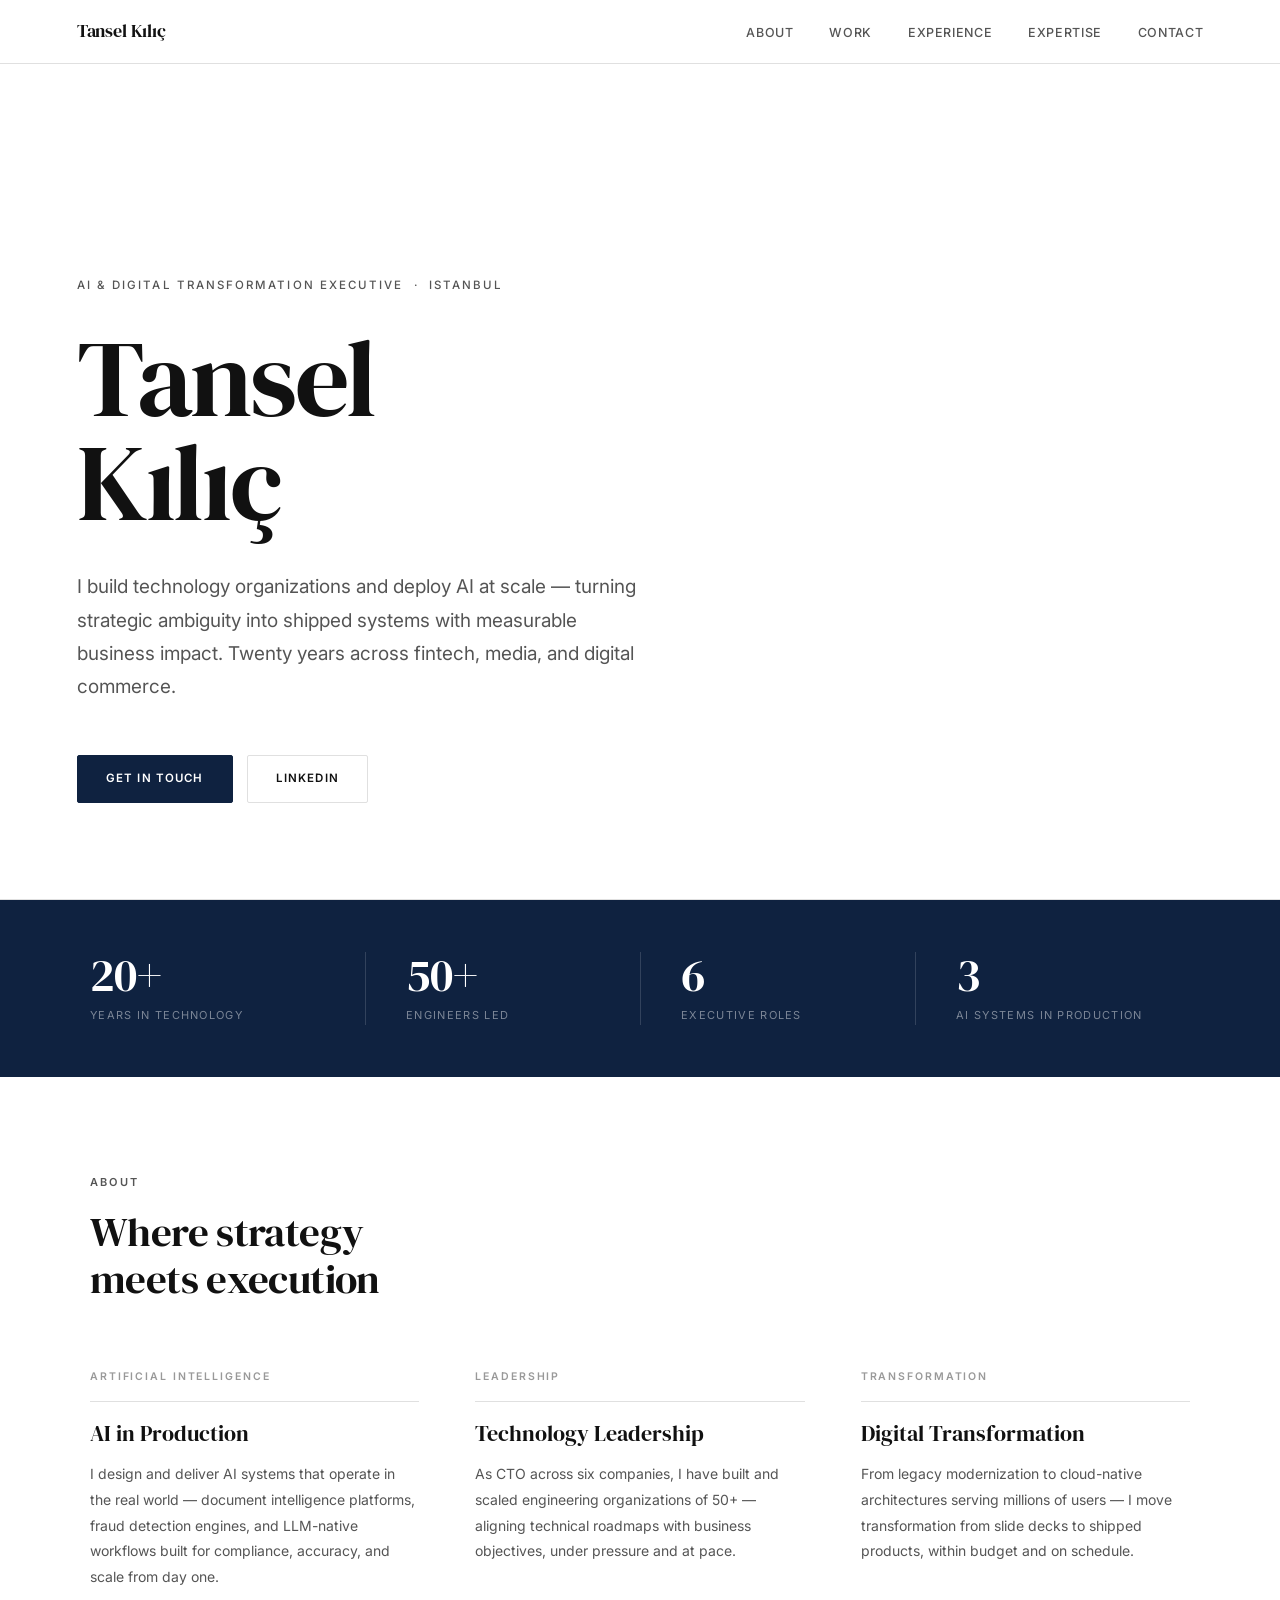
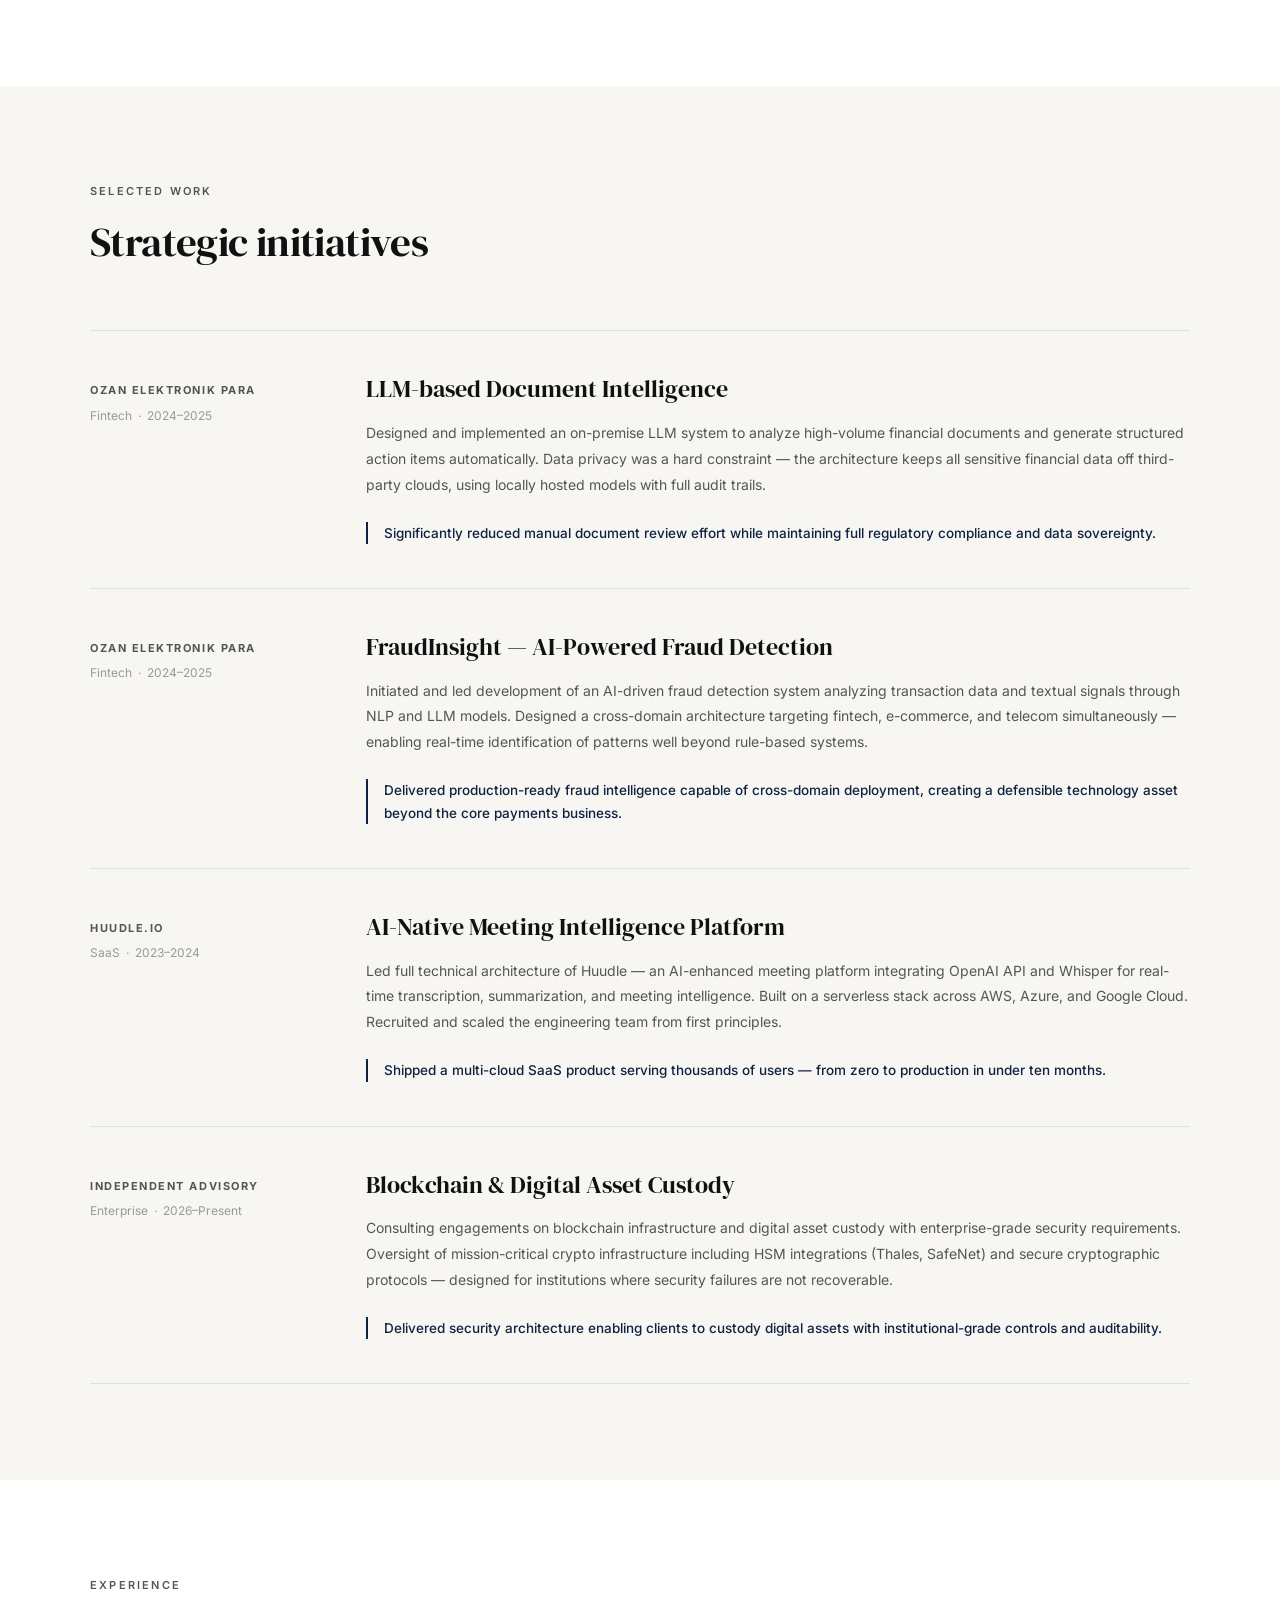
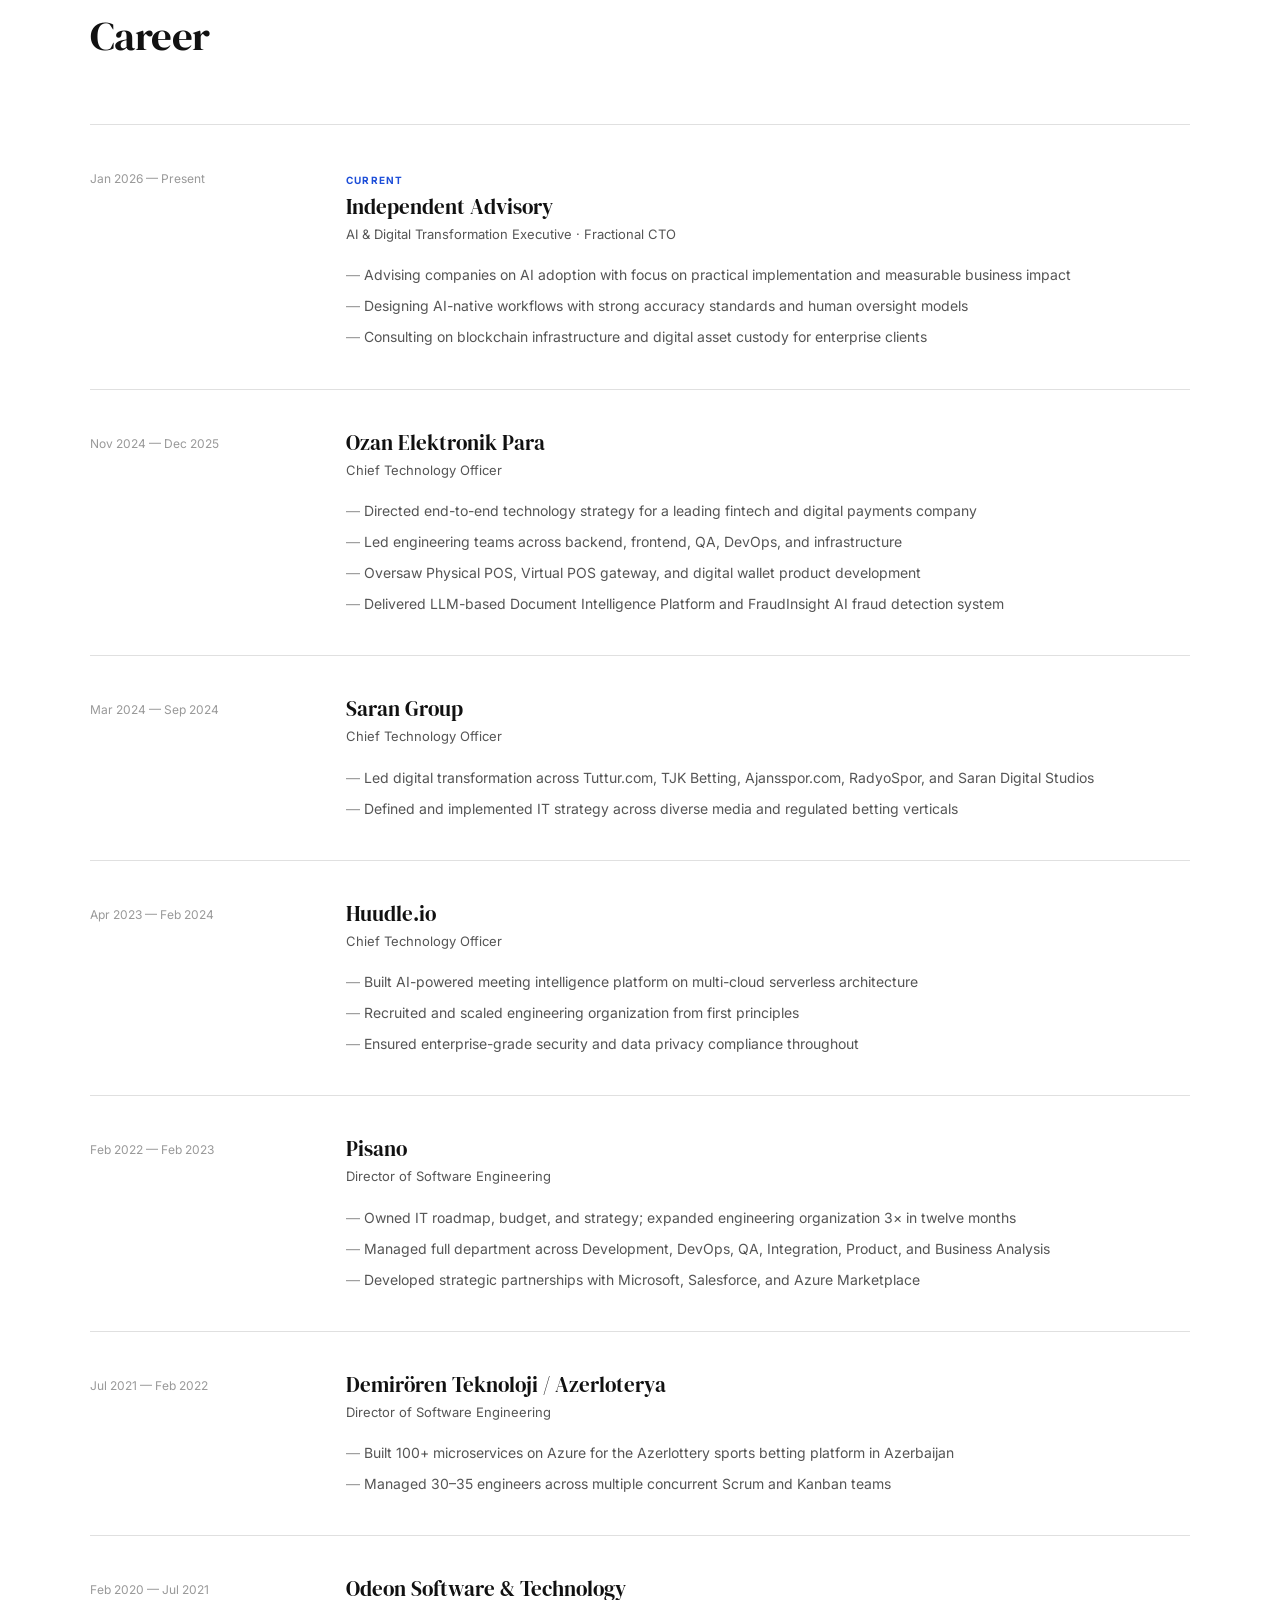
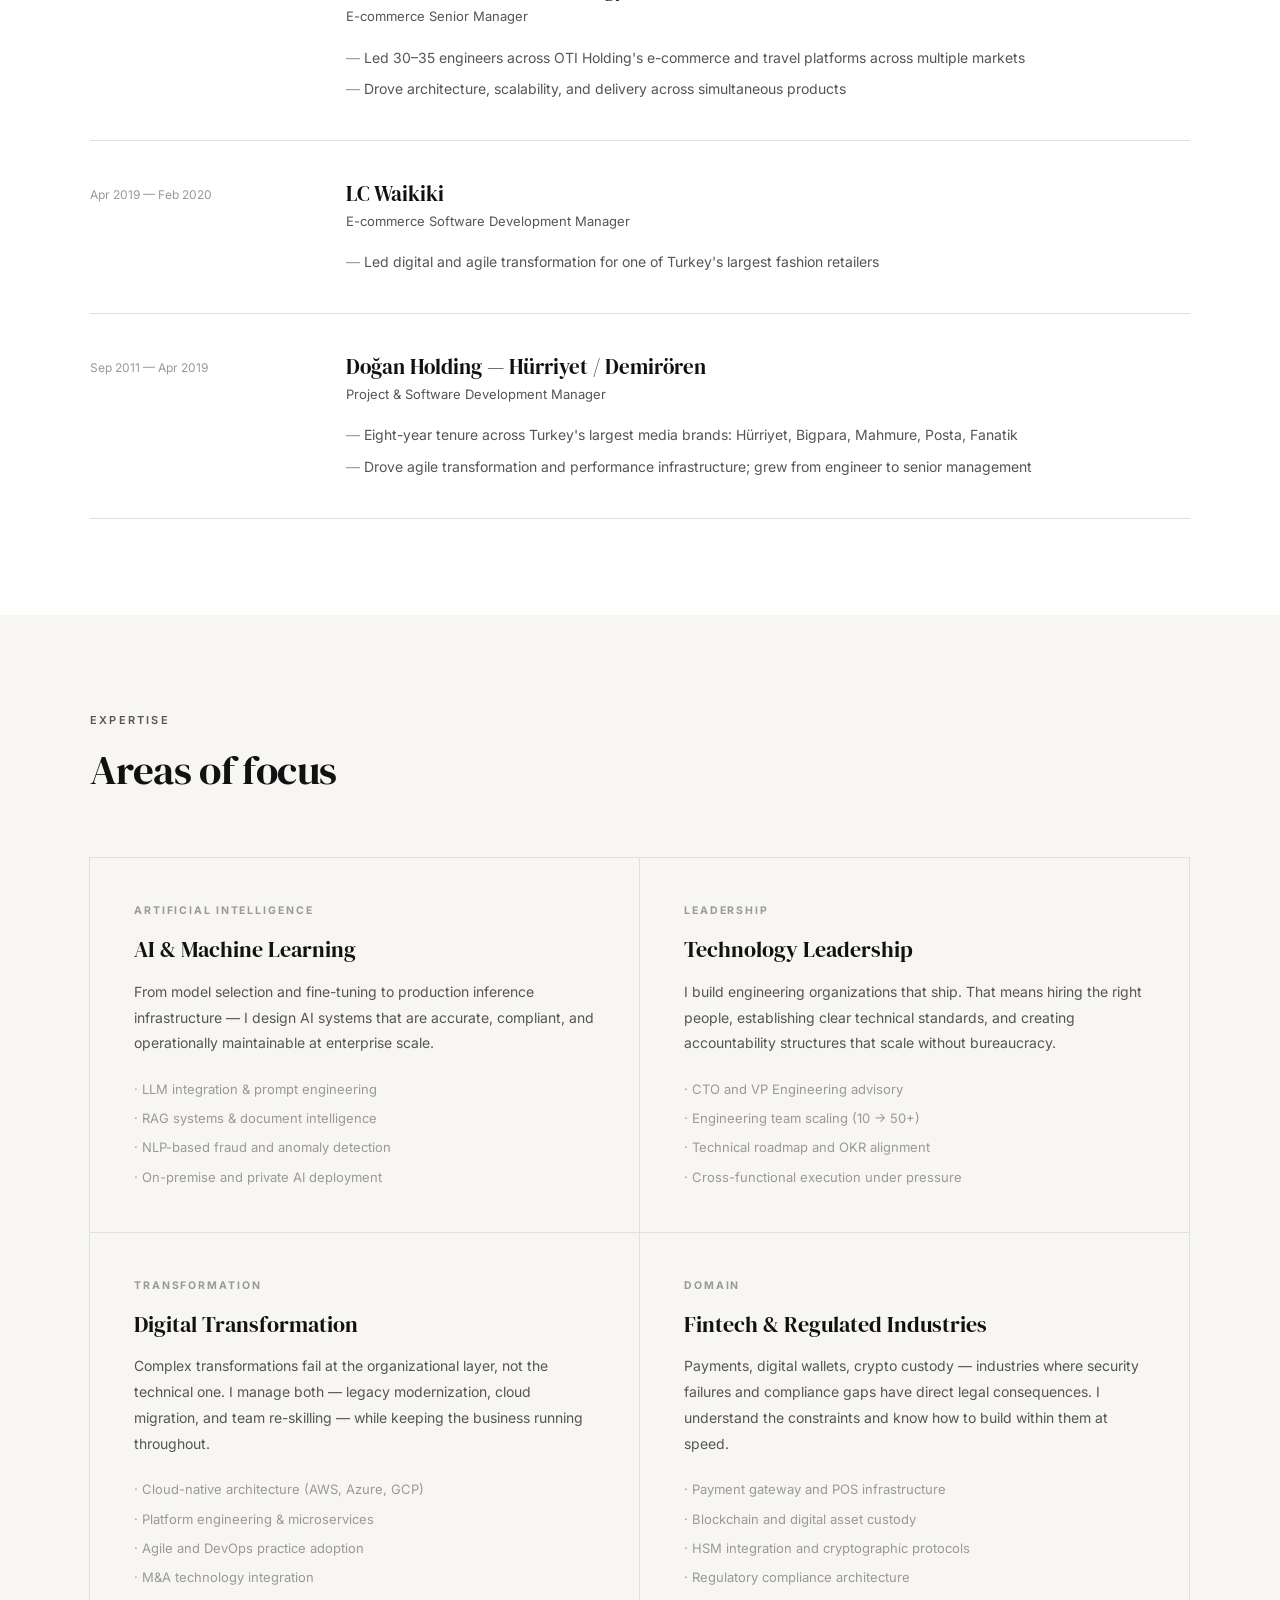
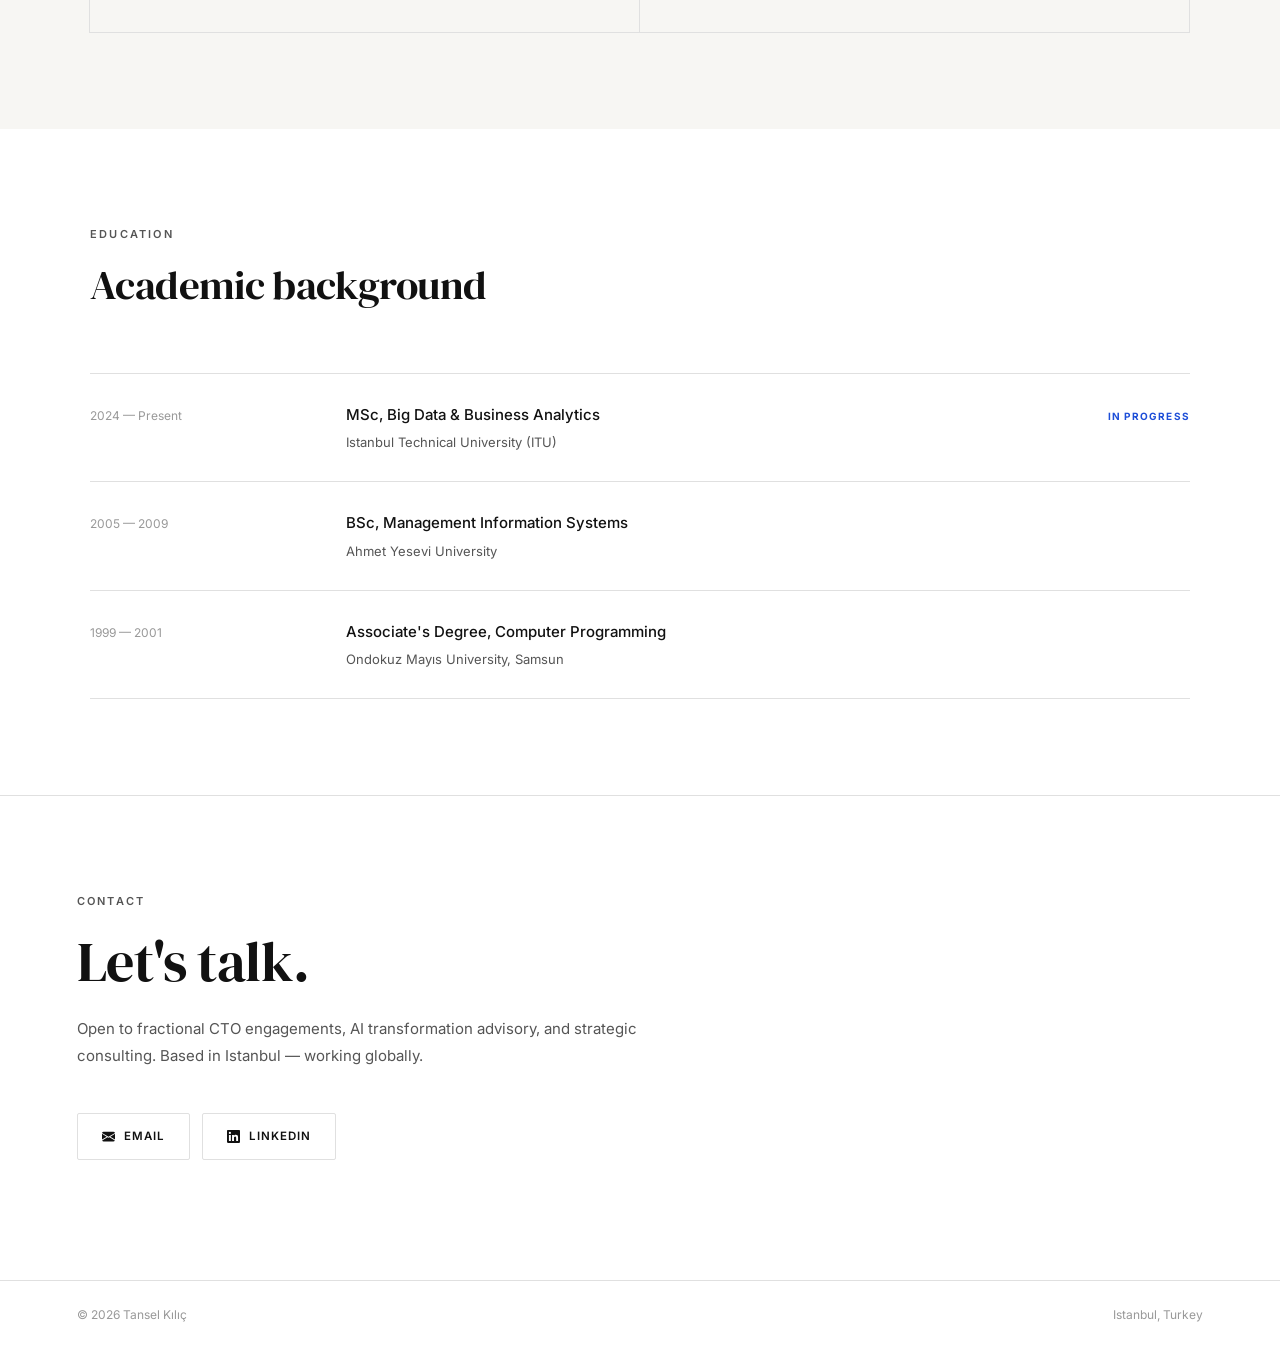
<file: v2/index.html>
<!DOCTYPE html>
<html lang="en">
<head>
  <meta charset="UTF-8" />
  <meta name="viewport" content="width=device-width, initial-scale=1.0" />
  <title>Tansel Kılıç</title>
  <meta name="description" content="AI & Digital Transformation Executive. 20+ years building technology organizations at scale. Based in Istanbul." />
  <link rel="preconnect" href="https://fonts.googleapis.com" />
  <link rel="preconnect" href="https://fonts.gstatic.com" crossorigin />
  <link href="https://fonts.googleapis.com/css2?family=Inter:wght@300;400;500;600&family=DM+Serif+Display:ital@0;1&display=swap" rel="stylesheet" />
  <style>
    *, *::before, *::after { box-sizing: border-box; margin: 0; padding: 0; }

    :root {
      --bg:        #FFFFFF;
      --bg-alt:    #F7F6F3;
      --text:      #111111;
      --muted:     #555555;
      --dim:       #999999;
      --navy:      #0F2240;
      --blue:      #1D4ED8;
      --border:    #E0E0E0;
    }

    html { scroll-behavior: smooth; }

    body {
      background: var(--bg);
      color: var(--text);
      font-family: 'Inter', sans-serif;
      font-size: 16px;
      line-height: 1.7;
      -webkit-font-smoothing: antialiased;
    }

    /* ── NAV ── */
    nav {
      position: fixed; top: 0; left: 0; right: 0; z-index: 100;
      display: flex; justify-content: space-between; align-items: center;
      padding: 0 6vw; height: 64px;
      background: rgba(255,255,255,.97);
      border-bottom: 1px solid var(--border);
    }
    .nav-name {
      font-family: 'DM Serif Display', serif;
      font-size: 18px; color: var(--text); text-decoration: none;
      letter-spacing: -.01em;
    }
    .nav-links { display: flex; gap: 36px; list-style: none; }
    .nav-links a {
      color: var(--muted); text-decoration: none;
      font-size: 12.5px; font-weight: 500; letter-spacing: .05em;
      text-transform: uppercase; transition: color .2s;
    }
    .nav-links a:hover { color: var(--text); }

    /* ── HERO ── */
    .hero {
      min-height: 100vh; display: flex; align-items: flex-end;
      padding: 120px 6vw 96px;
      border-bottom: 1px solid var(--border);
    }
    .hero-content { max-width: 820px; }
    .hero-eyebrow {
      font-size: 11.5px; font-weight: 500; color: var(--muted);
      letter-spacing: .18em; text-transform: uppercase; margin-bottom: 32px;
    }
    h1 {
      font-family: 'DM Serif Display', serif;
      font-size: clamp(64px, 8.5vw, 108px);
      font-weight: 400; line-height: .96; letter-spacing: -.02em;
      color: var(--text); margin-bottom: 36px;
    }
    .hero-tagline {
      font-size: clamp(16px, 1.9vw, 19px);
      color: var(--muted); font-weight: 400;
      max-width: 560px; line-height: 1.75; margin-bottom: 52px;
    }
    .hero-cta { display: flex; gap: 14px; flex-wrap: wrap; }

    .btn {
      display: inline-flex; align-items: center; gap: 8px;
      padding: 13px 28px; border-radius: 2px;
      font-size: 11.5px; font-weight: 600; letter-spacing: .1em;
      text-decoration: none; text-transform: uppercase; transition: all .2s;
    }
    .btn-primary { background: var(--navy); color: #fff; border: 1px solid var(--navy); }
    .btn-primary:hover { background: #1a3a6b; }
    .btn-outline { background: transparent; color: var(--text); border: 1px solid var(--border); }
    .btn-outline:hover { border-color: var(--text); }

    /* ── STATS ── */
    .stats-bar { background: var(--navy); padding: 52px 6vw; }
    .stats-inner {
      max-width: 1100px; margin: 0 auto;
      display: grid; grid-template-columns: repeat(4,1fr); gap: 0;
    }
    .stat-item {
      padding: 0 40px; border-left: 1px solid rgba(255,255,255,.15);
    }
    .stat-item:first-child { border-left: none; padding-left: 0; }
    .stat-num {
      font-family: 'DM Serif Display', serif;
      font-size: 46px; color: #fff; line-height: 1; margin-bottom: 8px;
    }
    .stat-label {
      font-size: 11px; color: rgba(255,255,255,.45);
      letter-spacing: .12em; text-transform: uppercase;
    }

    /* ── GENERIC SECTION ── */
    .section-wrap { padding: 96px 6vw; }
    .section-inner { max-width: 1100px; margin: 0 auto; }

    .eyebrow {
      font-size: 11px; font-weight: 600; color: var(--muted);
      letter-spacing: .2em; text-transform: uppercase; margin-bottom: 18px;
    }
    h2 {
      font-family: 'DM Serif Display', serif;
      font-size: clamp(28px, 3.2vw, 42px);
      font-weight: 400; letter-spacing: -.015em;
      color: var(--text); margin-bottom: 64px; line-height: 1.15;
    }

    /* ── ABOUT ── */
    .about-grid { display: grid; grid-template-columns: repeat(3,1fr); gap: 56px; }
    .about-col-label {
      font-size: 10.5px; font-weight: 600; color: var(--dim);
      letter-spacing: .18em; text-transform: uppercase;
      padding-bottom: 16px; border-bottom: 1px solid var(--border); margin-bottom: 18px;
    }
    .about-col h3 {
      font-family: 'DM Serif Display', serif;
      font-size: 22px; font-weight: 400; margin-bottom: 14px; color: var(--text);
      line-height: 1.2;
    }
    .about-col p { font-size: 14px; color: var(--muted); line-height: 1.85; }

    /* ── INITIATIVES ── */
    .initiatives { display: flex; flex-direction: column; }
    .initiative-row {
      display: grid; grid-template-columns: 220px 1fr;
      gap: 56px; padding: 44px 0;
      border-top: 1px solid var(--border);
    }
    .initiative-row:last-child { border-bottom: 1px solid var(--border); }
    .initiative-context { padding-top: 6px; }
    .initiative-company {
      font-size: 11px; font-weight: 700; color: var(--muted);
      letter-spacing: .14em; text-transform: uppercase; margin-bottom: 6px;
    }
    .initiative-sector { font-size: 12px; color: var(--dim); }
    .initiative-title {
      font-family: 'DM Serif Display', serif;
      font-size: 24px; font-weight: 400; margin-bottom: 16px;
      color: var(--text); line-height: 1.2;
    }
    .initiative-body {
      font-size: 14px; color: var(--muted); line-height: 1.85; margin-bottom: 24px;
    }
    .initiative-outcome {
      font-size: 13.5px; font-weight: 500; color: var(--navy);
      border-left: 2px solid var(--navy); padding-left: 16px; line-height: 1.65;
    }

    /* ── EXPERIENCE ── */
    .timeline { display: flex; flex-direction: column; }
    .tl-row {
      display: grid; grid-template-columns: 200px 1fr;
      gap: 56px; padding: 40px 0;
      border-top: 1px solid var(--border);
    }
    .tl-row:last-child { border-bottom: 1px solid var(--border); }
    .tl-period { font-size: 12px; color: var(--dim); padding-top: 5px; line-height: 1.5; }
    .tl-current {
      display: inline-block; font-size: 10px; font-weight: 700;
      color: var(--blue); letter-spacing: .12em; text-transform: uppercase; margin-bottom: 5px;
    }
    .tl-company {
      font-family: 'DM Serif Display', serif;
      font-size: 21px; font-weight: 400; margin-bottom: 4px; line-height: 1.2;
    }
    .tl-role { font-size: 13px; color: var(--muted); margin-bottom: 18px; }
    .tl-bullets { list-style: none; display: flex; flex-direction: column; gap: 8px; }
    .tl-bullets li {
      font-size: 14px; color: var(--muted);
      padding-left: 18px; position: relative; line-height: 1.65;
    }
    .tl-bullets li::before { content: '—'; position: absolute; left: 0; color: var(--dim); }

    /* ── EXPERTISE ── */
    .expertise-grid {
      display: grid; grid-template-columns: repeat(2,1fr);
    }
    .expertise-cell {
      padding: 44px; border: 1px solid var(--border);
      margin: -1px 0 0 -1px;
    }
    .expertise-label {
      font-size: 10.5px; font-weight: 700; color: var(--dim);
      letter-spacing: .18em; text-transform: uppercase; margin-bottom: 16px;
    }
    .expertise-title {
      font-family: 'DM Serif Display', serif;
      font-size: 22px; font-weight: 400; margin-bottom: 16px; line-height: 1.2;
    }
    .expertise-desc { font-size: 14px; color: var(--muted); line-height: 1.85; margin-bottom: 22px; }
    .expertise-list { list-style: none; display: flex; flex-direction: column; gap: 7px; }
    .expertise-list li { font-size: 13px; color: var(--dim); }
    .expertise-list li::before { content: '· '; }

    /* ── EDUCATION ── */
    .edu-list { display: flex; flex-direction: column; }
    .edu-row {
      display: grid; grid-template-columns: 200px 1fr 100px;
      gap: 56px; padding: 28px 0; align-items: baseline;
      border-top: 1px solid var(--border);
    }
    .edu-row:last-child { border-bottom: 1px solid var(--border); }
    .edu-year { font-size: 12px; color: var(--dim); }
    .edu-degree { font-size: 15px; font-weight: 500; color: var(--text); margin-bottom: 4px; }
    .edu-school { font-size: 13px; color: var(--muted); }
    .edu-status {
      font-size: 10px; font-weight: 700; color: var(--blue);
      letter-spacing: .12em; text-transform: uppercase; text-align: right;
    }

    /* ── CONTACT ── */
    .contact-section { padding: 96px 6vw 120px; border-top: 1px solid var(--border); }
    .contact-inner { max-width: 640px; }
    .contact-eyebrow {
      font-size: 11px; font-weight: 600; color: var(--muted);
      letter-spacing: .2em; text-transform: uppercase; margin-bottom: 20px;
    }
    .contact-title {
      font-family: 'DM Serif Display', serif;
      font-size: clamp(36px, 5vw, 56px); font-weight: 400; line-height: 1.1;
      margin-bottom: 22px; letter-spacing: -.01em;
    }
    .contact-desc { font-size: 15px; color: var(--muted); line-height: 1.8; margin-bottom: 44px; }
    .contact-links { display: flex; gap: 12px; flex-wrap: wrap; }
    .contact-link {
      display: inline-flex; align-items: center; gap: 9px;
      padding: 13px 24px; font-size: 11.5px; font-weight: 600; letter-spacing: .09em;
      text-transform: uppercase; text-decoration: none;
      border: 1px solid var(--border); color: var(--text);
      border-radius: 2px; transition: all .2s;
    }
    .contact-link:hover { background: var(--text); color: #fff; border-color: var(--text); }
    .contact-link svg { width: 13px; height: 13px; flex-shrink: 0; }

    /* ── FOOTER ── */
    footer {
      border-top: 1px solid var(--border); padding: 24px 6vw;
      display: flex; justify-content: space-between; align-items: center;
      font-size: 12px; color: var(--dim);
    }

    /* ── RESPONSIVE ── */
    @media (max-width: 960px) {
      .about-grid { grid-template-columns: 1fr; gap: 40px; }
      .initiative-row { grid-template-columns: 1fr; gap: 12px; }
      .tl-row { grid-template-columns: 1fr; gap: 6px; }
      .expertise-grid { grid-template-columns: 1fr; }
      .edu-row { grid-template-columns: 1fr 1fr; gap: 16px; }
      .stats-inner { grid-template-columns: repeat(2,1fr); gap: 32px; }
      .stat-item { border-left: none; padding-left: 0; border-top: 1px solid rgba(255,255,255,.15); padding-top: 32px; }
      .stat-item:first-child, .stat-item:nth-child(2) { border-top: none; padding-top: 0; }
    }
    @media (max-width: 640px) {
      .nav-links { display: none; }
      .edu-row { grid-template-columns: 1fr; }
      .edu-status { text-align: left; }
    }

    /* ── FADE IN ── */
    .fade-in { opacity: 0; transform: translateY(14px); transition: opacity .65s ease, transform .65s ease; }
    .fade-in.visible { opacity: 1; transform: translateY(0); }
  </style>
</head>
<body>

<!-- NAV -->
<nav>
  <a href="#" class="nav-name">Tansel Kılıç</a>
  <ul class="nav-links">
    <li><a href="#about">About</a></li>
    <li><a href="#work">Work</a></li>
    <li><a href="#experience">Experience</a></li>
    <li><a href="#expertise">Expertise</a></li>
    <li><a href="#contact">Contact</a></li>
  </ul>
</nav>

<!-- HERO -->
<div class="hero">
  <div class="hero-content">
    <p class="hero-eyebrow">AI & Digital Transformation Executive &nbsp;·&nbsp; Istanbul</p>
    <h1>Tansel<br>Kılıç</h1>
    <p class="hero-tagline">
      I build technology organizations and deploy AI at scale —
      turning strategic ambiguity into shipped systems with measurable business impact.
      Twenty years across fintech, media, and digital commerce.
    </p>
    <div class="hero-cta">
      <a href="#contact" class="btn btn-primary">Get in touch</a>
      <a href="https://www.linkedin.com/in/tanselkilic/" target="_blank" rel="noopener" class="btn btn-outline">LinkedIn</a>
    </div>
  </div>
</div>

<!-- STATS -->
<div class="stats-bar">
  <div class="stats-inner">
    <div class="stat-item fade-in">
      <div class="stat-num">20+</div>
      <div class="stat-label">Years in Technology</div>
    </div>
    <div class="stat-item fade-in">
      <div class="stat-num">50+</div>
      <div class="stat-label">Engineers Led</div>
    </div>
    <div class="stat-item fade-in">
      <div class="stat-num">6</div>
      <div class="stat-label">Executive Roles</div>
    </div>
    <div class="stat-item fade-in">
      <div class="stat-num">3</div>
      <div class="stat-label">AI Systems in Production</div>
    </div>
  </div>
</div>

<!-- ABOUT -->
<div class="section-wrap" id="about">
  <div class="section-inner">
    <p class="eyebrow fade-in">About</p>
    <h2 class="fade-in">Where strategy<br>meets execution</h2>
    <div class="about-grid">
      <div class="about-col fade-in">
        <div class="about-col-label">Artificial Intelligence</div>
        <h3>AI in Production</h3>
        <p>I design and deliver AI systems that operate in the real world — document intelligence platforms, fraud detection engines, and LLM-native workflows built for compliance, accuracy, and scale from day one.</p>
      </div>
      <div class="about-col fade-in">
        <div class="about-col-label">Leadership</div>
        <h3>Technology Leadership</h3>
        <p>As CTO across six companies, I have built and scaled engineering organizations of 50+ — aligning technical roadmaps with business objectives, under pressure and at pace.</p>
      </div>
      <div class="about-col fade-in">
        <div class="about-col-label">Transformation</div>
        <h3>Digital Transformation</h3>
        <p>From legacy modernization to cloud-native architectures serving millions of users — I move transformation from slide decks to shipped products, within budget and on schedule.</p>
      </div>
    </div>
  </div>
</div>

<!-- STRATEGIC INITIATIVES -->
<div class="section-wrap" id="work" style="background: var(--bg-alt);">
  <div class="section-inner">
    <p class="eyebrow fade-in">Selected Work</p>
    <h2 class="fade-in">Strategic initiatives</h2>
    <div class="initiatives">

      <div class="initiative-row fade-in">
        <div class="initiative-context">
          <div class="initiative-company">Ozan Elektronik Para</div>
          <div class="initiative-sector">Fintech &nbsp;·&nbsp; 2024–2025</div>
        </div>
        <div>
          <div class="initiative-title">LLM-based Document Intelligence</div>
          <p class="initiative-body">
            Designed and implemented an on-premise LLM system to analyze high-volume financial documents and generate structured action items automatically. Data privacy was a hard constraint — the architecture keeps all sensitive financial data off third-party clouds, using locally hosted models with full audit trails.
          </p>
          <p class="initiative-outcome">
            Significantly reduced manual document review effort while maintaining full regulatory compliance and data sovereignty.
          </p>
        </div>
      </div>

      <div class="initiative-row fade-in">
        <div class="initiative-context">
          <div class="initiative-company">Ozan Elektronik Para</div>
          <div class="initiative-sector">Fintech &nbsp;·&nbsp; 2024–2025</div>
        </div>
        <div>
          <div class="initiative-title">FraudInsight — AI-Powered Fraud Detection</div>
          <p class="initiative-body">
            Initiated and led development of an AI-driven fraud detection system analyzing transaction data and textual signals through NLP and LLM models. Designed a cross-domain architecture targeting fintech, e-commerce, and telecom simultaneously — enabling real-time identification of patterns well beyond rule-based systems.
          </p>
          <p class="initiative-outcome">
            Delivered production-ready fraud intelligence capable of cross-domain deployment, creating a defensible technology asset beyond the core payments business.
          </p>
        </div>
      </div>

      <div class="initiative-row fade-in">
        <div class="initiative-context">
          <div class="initiative-company">Huudle.io</div>
          <div class="initiative-sector">SaaS &nbsp;·&nbsp; 2023–2024</div>
        </div>
        <div>
          <div class="initiative-title">AI-Native Meeting Intelligence Platform</div>
          <p class="initiative-body">
            Led full technical architecture of Huudle — an AI-enhanced meeting platform integrating OpenAI API and Whisper for real-time transcription, summarization, and meeting intelligence. Built on a serverless stack across AWS, Azure, and Google Cloud. Recruited and scaled the engineering team from first principles.
          </p>
          <p class="initiative-outcome">
            Shipped a multi-cloud SaaS product serving thousands of users — from zero to production in under ten months.
          </p>
        </div>
      </div>

      <div class="initiative-row fade-in">
        <div class="initiative-context">
          <div class="initiative-company">Independent Advisory</div>
          <div class="initiative-sector">Enterprise &nbsp;·&nbsp; 2026–Present</div>
        </div>
        <div>
          <div class="initiative-title">Blockchain & Digital Asset Custody</div>
          <p class="initiative-body">
            Consulting engagements on blockchain infrastructure and digital asset custody with enterprise-grade security requirements. Oversight of mission-critical crypto infrastructure including HSM integrations (Thales, SafeNet) and secure cryptographic protocols — designed for institutions where security failures are not recoverable.
          </p>
          <p class="initiative-outcome">
            Delivered security architecture enabling clients to custody digital assets with institutional-grade controls and auditability.
          </p>
        </div>
      </div>

    </div>
  </div>
</div>

<!-- EXPERIENCE -->
<div class="section-wrap" id="experience">
  <div class="section-inner">
    <p class="eyebrow fade-in">Experience</p>
    <h2 class="fade-in">Career</h2>
    <div class="timeline">

      <div class="tl-row fade-in">
        <div class="tl-period">Jan 2026 — Present</div>
        <div>
          <div class="tl-current">Current</div>
          <div class="tl-company">Independent Advisory</div>
          <div class="tl-role">AI & Digital Transformation Executive · Fractional CTO</div>
          <ul class="tl-bullets">
            <li>Advising companies on AI adoption with focus on practical implementation and measurable business impact</li>
            <li>Designing AI-native workflows with strong accuracy standards and human oversight models</li>
            <li>Consulting on blockchain infrastructure and digital asset custody for enterprise clients</li>
          </ul>
        </div>
      </div>

      <div class="tl-row fade-in">
        <div class="tl-period">Nov 2024 — Dec 2025</div>
        <div>
          <div class="tl-company">Ozan Elektronik Para</div>
          <div class="tl-role">Chief Technology Officer</div>
          <ul class="tl-bullets">
            <li>Directed end-to-end technology strategy for a leading fintech and digital payments company</li>
            <li>Led engineering teams across backend, frontend, QA, DevOps, and infrastructure</li>
            <li>Oversaw Physical POS, Virtual POS gateway, and digital wallet product development</li>
            <li>Delivered LLM-based Document Intelligence Platform and FraudInsight AI fraud detection system</li>
          </ul>
        </div>
      </div>

      <div class="tl-row fade-in">
        <div class="tl-period">Mar 2024 — Sep 2024</div>
        <div>
          <div class="tl-company">Saran Group</div>
          <div class="tl-role">Chief Technology Officer</div>
          <ul class="tl-bullets">
            <li>Led digital transformation across Tuttur.com, TJK Betting, Ajansspor.com, RadyoSpor, and Saran Digital Studios</li>
            <li>Defined and implemented IT strategy across diverse media and regulated betting verticals</li>
          </ul>
        </div>
      </div>

      <div class="tl-row fade-in">
        <div class="tl-period">Apr 2023 — Feb 2024</div>
        <div>
          <div class="tl-company">Huudle.io</div>
          <div class="tl-role">Chief Technology Officer</div>
          <ul class="tl-bullets">
            <li>Built AI-powered meeting intelligence platform on multi-cloud serverless architecture</li>
            <li>Recruited and scaled engineering organization from first principles</li>
            <li>Ensured enterprise-grade security and data privacy compliance throughout</li>
          </ul>
        </div>
      </div>

      <div class="tl-row fade-in">
        <div class="tl-period">Feb 2022 — Feb 2023</div>
        <div>
          <div class="tl-company">Pisano</div>
          <div class="tl-role">Director of Software Engineering</div>
          <ul class="tl-bullets">
            <li>Owned IT roadmap, budget, and strategy; expanded engineering organization 3× in twelve months</li>
            <li>Managed full department across Development, DevOps, QA, Integration, Product, and Business Analysis</li>
            <li>Developed strategic partnerships with Microsoft, Salesforce, and Azure Marketplace</li>
          </ul>
        </div>
      </div>

      <div class="tl-row fade-in">
        <div class="tl-period">Jul 2021 — Feb 2022</div>
        <div>
          <div class="tl-company">Demirören Teknoloji / Azerloterya</div>
          <div class="tl-role">Director of Software Engineering</div>
          <ul class="tl-bullets">
            <li>Built 100+ microservices on Azure for the Azerlottery sports betting platform in Azerbaijan</li>
            <li>Managed 30–35 engineers across multiple concurrent Scrum and Kanban teams</li>
          </ul>
        </div>
      </div>

      <div class="tl-row fade-in">
        <div class="tl-period">Feb 2020 — Jul 2021</div>
        <div>
          <div class="tl-company">Odeon Software & Technology</div>
          <div class="tl-role">E-commerce Senior Manager</div>
          <ul class="tl-bullets">
            <li>Led 30–35 engineers across OTI Holding's e-commerce and travel platforms across multiple markets</li>
            <li>Drove architecture, scalability, and delivery across simultaneous products</li>
          </ul>
        </div>
      </div>

      <div class="tl-row fade-in">
        <div class="tl-period">Apr 2019 — Feb 2020</div>
        <div>
          <div class="tl-company">LC Waikiki</div>
          <div class="tl-role">E-commerce Software Development Manager</div>
          <ul class="tl-bullets">
            <li>Led digital and agile transformation for one of Turkey's largest fashion retailers</li>
          </ul>
        </div>
      </div>

      <div class="tl-row fade-in">
        <div class="tl-period">Sep 2011 — Apr 2019</div>
        <div>
          <div class="tl-company">Doğan Holding — Hürriyet / Demirören</div>
          <div class="tl-role">Project & Software Development Manager</div>
          <ul class="tl-bullets">
            <li>Eight-year tenure across Turkey's largest media brands: Hürriyet, Bigpara, Mahmure, Posta, Fanatik</li>
            <li>Drove agile transformation and performance infrastructure; grew from engineer to senior management</li>
          </ul>
        </div>
      </div>

    </div>
  </div>
</div>

<!-- EXPERTISE -->
<div class="section-wrap" id="expertise" style="background: var(--bg-alt);">
  <div class="section-inner">
    <p class="eyebrow fade-in">Expertise</p>
    <h2 class="fade-in">Areas of focus</h2>
    <div class="expertise-grid">

      <div class="expertise-cell fade-in">
        <div class="expertise-label">Artificial Intelligence</div>
        <div class="expertise-title">AI & Machine Learning</div>
        <p class="expertise-desc">From model selection and fine-tuning to production inference infrastructure — I design AI systems that are accurate, compliant, and operationally maintainable at enterprise scale.</p>
        <ul class="expertise-list">
          <li>LLM integration & prompt engineering</li>
          <li>RAG systems & document intelligence</li>
          <li>NLP-based fraud and anomaly detection</li>
          <li>On-premise and private AI deployment</li>
        </ul>
      </div>

      <div class="expertise-cell fade-in">
        <div class="expertise-label">Leadership</div>
        <div class="expertise-title">Technology Leadership</div>
        <p class="expertise-desc">I build engineering organizations that ship. That means hiring the right people, establishing clear technical standards, and creating accountability structures that scale without bureaucracy.</p>
        <ul class="expertise-list">
          <li>CTO and VP Engineering advisory</li>
          <li>Engineering team scaling (10 → 50+)</li>
          <li>Technical roadmap and OKR alignment</li>
          <li>Cross-functional execution under pressure</li>
        </ul>
      </div>

      <div class="expertise-cell fade-in">
        <div class="expertise-label">Transformation</div>
        <div class="expertise-title">Digital Transformation</div>
        <p class="expertise-desc">Complex transformations fail at the organizational layer, not the technical one. I manage both — legacy modernization, cloud migration, and team re-skilling — while keeping the business running throughout.</p>
        <ul class="expertise-list">
          <li>Cloud-native architecture (AWS, Azure, GCP)</li>
          <li>Platform engineering & microservices</li>
          <li>Agile and DevOps practice adoption</li>
          <li>M&A technology integration</li>
        </ul>
      </div>

      <div class="expertise-cell fade-in">
        <div class="expertise-label">Domain</div>
        <div class="expertise-title">Fintech & Regulated Industries</div>
        <p class="expertise-desc">Payments, digital wallets, crypto custody — industries where security failures and compliance gaps have direct legal consequences. I understand the constraints and know how to build within them at speed.</p>
        <ul class="expertise-list">
          <li>Payment gateway and POS infrastructure</li>
          <li>Blockchain and digital asset custody</li>
          <li>HSM integration and cryptographic protocols</li>
          <li>Regulatory compliance architecture</li>
        </ul>
      </div>

    </div>
  </div>
</div>

<!-- EDUCATION -->
<div class="section-wrap" id="education">
  <div class="section-inner">
    <p class="eyebrow fade-in">Education</p>
    <h2 class="fade-in">Academic background</h2>
    <div class="edu-list">
      <div class="edu-row fade-in">
        <div class="edu-year">2024 — Present</div>
        <div>
          <div class="edu-degree">MSc, Big Data & Business Analytics</div>
          <div class="edu-school">Istanbul Technical University (ITU)</div>
        </div>
        <div class="edu-status">In Progress</div>
      </div>
      <div class="edu-row fade-in">
        <div class="edu-year">2005 — 2009</div>
        <div>
          <div class="edu-degree">BSc, Management Information Systems</div>
          <div class="edu-school">Ahmet Yesevi University</div>
        </div>
        <div></div>
      </div>
      <div class="edu-row fade-in">
        <div class="edu-year">1999 — 2001</div>
        <div>
          <div class="edu-degree">Associate's Degree, Computer Programming</div>
          <div class="edu-school">Ondokuz Mayıs University, Samsun</div>
        </div>
        <div></div>
      </div>
    </div>
  </div>
</div>

<!-- CONTACT -->
<div class="contact-section" id="contact">
  <div class="contact-inner">
    <p class="contact-eyebrow fade-in">Contact</p>
    <h2 class="contact-title fade-in">Let's talk.</h2>
    <p class="contact-desc fade-in">
      Open to fractional CTO engagements, AI transformation advisory,
      and strategic consulting. Based in Istanbul — working globally.
    </p>
    <div class="contact-links fade-in">
      <a href="mailto:tanselkilic@gmail.com" class="contact-link">
        <svg viewBox="0 0 16 16" fill="currentColor"><path d="M.05 3.555A2 2 0 0 1 2 2h12a2 2 0 0 1 1.95 1.555L8 8.414.05 3.555ZM0 4.697v7.104l5.803-3.558L0 4.697ZM6.761 8.83l-6.57 4.026A2 2 0 0 0 2 14h12a2 2 0 0 0 1.808-1.144l-6.57-4.025L8 9.586l-1.239-.757ZM16 4.697l-5.803 3.546L16 11.801V4.697Z"/></svg>
        Email
      </a>
      <a href="https://www.linkedin.com/in/tanselkilic/" target="_blank" rel="noopener" class="contact-link">
        <svg viewBox="0 0 24 24" fill="currentColor"><path d="M20.447 20.452h-3.554v-5.569c0-1.328-.027-3.037-1.852-3.037-1.853 0-2.136 1.445-2.136 2.939v5.667H9.351V9h3.414v1.561h.046c.477-.9 1.637-1.85 3.37-1.85 3.601 0 4.267 2.37 4.267 5.455v6.286zM5.337 7.433a2.062 2.062 0 0 1-2.063-2.065 2.064 2.064 0 1 1 2.063 2.065zm1.782 13.019H3.555V9h3.564v11.452zM22.225 0H1.771C.792 0 0 .774 0 1.729v20.542C0 23.227.792 24 1.771 24h20.451C23.2 24 24 23.227 24 22.271V1.729C24 .774 23.2 0 22.222 0h.003z"/></svg>
        LinkedIn
      </a>
    </div>
  </div>
</div>

<footer>
  <span>© 2026 Tansel Kılıç</span>
  <span>Istanbul, Turkey</span>
</footer>

<script>
  const io = new IntersectionObserver(
    es => es.forEach(e => { if (e.isIntersecting) { e.target.classList.add('visible'); io.unobserve(e.target); } }),
    { threshold: 0.08, rootMargin: '0px 0px -24px 0px' }
  );
  document.querySelectorAll('.fade-in').forEach(el => io.observe(el));
</script>
</body>
</html>
</file>
<file: style.css>
:root {
  --color-accent: #1e2e45;
  --color-accent-hover: #142031;
  --color-signal: #40514a;
  --color-paper: #f7f4ee;
  --color-mist: #ece7de;
  --color-ink: #111827;
  --color-slate-500: #64748b;
  --color-slate-600: #475569;
  --color-slate-700: #334155;
  --color-slate-800: #1f2937;
  --color-slate-900: #0f172a;
  --shadow-premium: 0 18px 44px -36px rgba(17, 24, 39, 0.26);
  --shadow-premium-hover: 0 24px 52px -34px rgba(17, 24, 39, 0.24);
  --header-height: 64px;
  --section-shell: 78rem;
}

*,
*::before,
*::after {
  box-sizing: border-box;
}

html {
  scroll-behavior: smooth;
  font-size: 16px;
}

body {
  margin: 0;
  background: var(--color-paper);
  color: var(--color-ink);
  font-family: 'IBM Plex Sans', -apple-system, BlinkMacSystemFont, 'Segoe UI', sans-serif;
  line-height: 1.65;
  -webkit-font-smoothing: antialiased;
  -moz-osx-font-smoothing: grayscale;
  overflow-x: hidden;
}

a {
  color: inherit;
  text-decoration: none;
}

button {
  font: inherit;
  cursor: pointer;
}

h1,
h2 {
  font-family: 'Newsreader', 'IBM Plex Sans', serif;
  letter-spacing: -0.04em;
}

:focus-visible {
  outline: 2px solid var(--color-accent);
  outline-offset: 3px;
  border-radius: 4px;
}

@media (prefers-reduced-motion: reduce) {
  html {
    scroll-behavior: auto;
  }

  *,
  *::before,
  *::after {
    animation: none !important;
    transition: none !important;
  }
}

.section-shell {
  max-width: var(--section-shell);
  width: 100%;
  margin-inline: auto;
}

.surface-paper {
  background: var(--color-paper);
}

.executive-shell {
  background:
    radial-gradient(circle at 14% 18%, rgb(30 46 69 / 0.08), transparent 26rem),
    radial-gradient(circle at 82% 14%, rgb(64 81 74 / 0.05), transparent 25rem),
    linear-gradient(180deg, #f7f4ee 0%, #fbfaf6 54%, #ffffff 100%);
}

.site-header {
  position: fixed;
  top: 0;
  inset-inline: 0;
  z-index: 50;
  height: var(--header-height);
  border-bottom: 1px solid transparent;
  background: rgba(247, 244, 238, 0.82);
  backdrop-filter: blur(12px);
  transition: background 0.3s ease, border-color 0.3s ease;
}

.site-header.scrolled {
  background: rgba(247, 244, 238, 0.96);
  border-bottom-color: rgba(214, 219, 226, 0.8);
}

.header-inner {
  height: 100%;
  display: flex;
  align-items: center;
  justify-content: space-between;
  padding-inline: 1.5rem;
  gap: 1rem;
}

.brand {
  flex-shrink: 0;
  white-space: nowrap;
  font-size: 1rem;
  font-weight: 600;
  letter-spacing: -0.02em;
  color: var(--color-slate-900);
  transition: color 0.2s ease;
}

.brand:hover {
  color: var(--color-accent);
}

.desktop-nav {
  display: none;
  align-items: center;
  gap: 1.25rem;
}

.desktop-nav a {
  white-space: nowrap;
  font-size: 0.9rem;
  font-weight: 500;
  letter-spacing: 0.01em;
  color: var(--color-slate-500);
  transition: color 0.2s ease;
}

.desktop-nav a:hover {
  color: var(--color-slate-900);
}

.header-actions {
  display: flex;
  align-items: center;
  gap: 0.75rem;
  flex-shrink: 0;
}

.language-switcher {
  display: flex;
  align-items: center;
  border: 1px solid rgba(214, 219, 226, 1);
  background: rgba(255, 255, 255, 0.8);
  border-radius: 999px;
  padding: 0.25rem;
}

.language-switcher button {
  border: 0;
  background: transparent;
  border-radius: 999px;
  padding: 0.25rem 1rem;
  font-size: 0.75rem;
  font-weight: 700;
  text-transform: uppercase;
  letter-spacing: 0.14em;
  color: var(--color-slate-500);
  transition: background 0.2s ease, color 0.2s ease;
}

.language-switcher button.active {
  background: var(--color-accent);
  color: #ffffff;
}

.mobile-menu-button {
  display: flex;
  align-items: center;
  justify-content: center;
  flex-direction: column;
  gap: 0.375rem;
  width: 2.5rem;
  height: 2.5rem;
  border-radius: 0.5rem;
  border: 1px solid #cbd5e1;
  background: #f8fafc;
  padding: 0.625rem;
  transition: background 0.2s ease;
}

.mobile-menu-button:hover {
  background: #f1f5f9;
}

.mobile-menu-button span {
  display: block;
  width: 100%;
  height: 0.125rem;
  background: #1f2937;
  border-radius: 999px;
  transition: transform 0.3s ease, opacity 0.2s ease;
}

.mobile-menu-button.is-open span:first-child {
  transform: rotate(45deg) translateY(0.5rem);
}

.mobile-menu-button.is-open span:nth-child(2) {
  opacity: 0;
}

.mobile-menu-button.is-open span:last-child {
  transform: rotate(-45deg) translateY(-0.5rem);
}

.mobile-drawer {
  display: none;
  width: 100%;
  border-bottom: 1px solid rgba(214, 219, 226, 1);
  background: var(--color-paper);
}

.mobile-drawer.is-open {
  display: block;
}

.mobile-drawer nav {
  display: flex;
  flex-direction: column;
  gap: 0.5rem;
  padding: 1rem 1.5rem;
}

.mobile-drawer a {
  display: block;
  border-bottom: 1px solid rgba(214, 219, 226, 0.8);
  padding-block: 0.75rem;
  font-size: 1rem;
  font-weight: 600;
  color: var(--color-slate-800);
  transition: color 0.2s ease;
}

.mobile-drawer a:last-child {
  border-bottom: 0;
}

.mobile-drawer a:hover {
  color: var(--color-accent);
}

main {
  padding-top: var(--header-height);
}

section {
  scroll-margin-top: 5.25rem;
}

.hero-section {
  position: relative;
  overflow: hidden;
  padding: 6rem 1.5rem 3rem;
  min-height: 450px;
}

.hero-section::before {
  content: '';
  position: absolute;
  left: 0;
  right: 0;
  top: 0;
  height: 1px;
  background: linear-gradient(to right, transparent, rgba(148, 163, 184, 0.7), transparent);
}

.hero-grid {
  display: grid;
  grid-template-columns: 1fr;
  gap: 2rem;
  align-items: start;
}

.hero-title {
  margin: 0 0 1rem;
  font-size: clamp(3.2rem, 8vw, 5.35rem);
  font-weight: 600;
  line-height: 0.92;
  letter-spacing: -0.05em;
  color: var(--color-slate-900);
}

.hero-headline {
  margin: 0 0 0.75rem;
  max-width: 48rem;
  font-size: clamp(1.7rem, 3.6vw, 2.25rem);
  font-weight: 600;
  line-height: 1.1;
  letter-spacing: -0.02em;
  color: var(--color-slate-800);
}

.hero-subtitle {
  margin: 0 0 1.75rem;
  max-width: 39rem;
  font-size: 0.98rem;
  line-height: 1.8;
  color: var(--color-slate-600);
}

.hero-actions {
  display: flex;
  flex-wrap: wrap;
  align-items: center;
  gap: 0.75rem;
  margin-bottom: 1.5rem;
}

.btn-primary,
.btn-secondary,
.footer-icon,
.scroll-top,
.contact-arrow {
  transition: background 0.2s ease, color 0.2s ease, border-color 0.2s ease, transform 0.2s ease;
}

.btn-primary {
  display: inline-flex;
  align-items: center;
  gap: 0.5rem;
  border-radius: 0.75rem;
  background: var(--color-accent);
  color: #ffffff;
  padding: 0.75rem 1.75rem;
  font-size: 0.875rem;
  font-weight: 600;
}

.btn-primary:hover {
  background: var(--color-accent-hover);
}

.btn-secondary {
  display: inline-flex;
  align-items: center;
  border-radius: 0.75rem;
  border: 1px solid #d1d5db;
  background: rgba(255, 255, 255, 0.88);
  color: var(--color-slate-700);
  padding: 0.75rem 1.25rem;
  font-size: 0.875rem;
  font-weight: 600;
}

.btn-secondary:hover {
  border-color: #94a3b8;
  background: #ffffff;
}

.hero-meta {
  display: flex;
  flex-wrap: wrap;
  align-items: center;
  gap: 0.625rem 0.75rem;
  padding-top: 1rem;
  border-top: 1px solid #e5e7eb;
}

.hero-social,
.hero-stat {
  display: inline-flex;
  align-items: center;
  gap: 0.5rem;
}

.hero-social {
  border-radius: 0.5rem;
  border: 1px solid #e5e7eb;
  background: #ffffff;
  padding: 0.5rem 0.875rem;
  color: var(--color-slate-500);
  font-size: 0.74rem;
  font-weight: 600;
  transition: border-color 0.2s ease, color 0.2s ease;
}

.hero-social:hover {
  border-color: #d1d5db;
  color: var(--color-slate-800);
}

.hero-divider {
  display: none;
  width: 1px;
  height: 1rem;
  background: #e5e7eb;
}

.hero-location,
.hero-language {
  display: inline-flex;
  align-items: center;
  gap: 0.375rem;
  font-size: 0.75rem;
  font-weight: 500;
  color: var(--color-slate-600);
}

.hero-side {
  display: none;
  border-left: 1px solid #e5e7eb;
  padding-left: 1.25rem;
  padding-top: 0.25rem;
}

.hero-side-title {
  margin: 0 0 0.75rem;
  font-size: 10px;
  font-weight: 700;
  text-transform: uppercase;
  letter-spacing: 0.22em;
  color: var(--color-slate-600);
}

.hero-side-item {
  border-bottom: 1px solid #e5e7eb;
  padding-bottom: 0.75rem;
  margin-bottom: 0.75rem;
}

.hero-side-item:last-child {
  border-bottom: 0;
  padding-bottom: 0;
  margin-bottom: 0;
}

.hero-side-item span {
  display: block;
  font-size: 0.92rem;
  font-weight: 600;
  line-height: 1.35;
  letter-spacing: -0.01em;
  color: var(--color-slate-800);
}

.section-white {
  background: #ffffff;
}

.section-paper {
  background: var(--color-paper);
}

.section-padded {
  padding: 3.5rem 1.5rem;
}

.section-border-y {
  border-top: 1px solid rgba(214, 219, 226, 0.8);
  border-bottom: 1px solid rgba(214, 219, 226, 0.8);
}

.section-border-bottom {
  border-bottom: 1px solid rgba(214, 219, 226, 0.8);
}

.section-border-top {
  border-top: 1px solid rgba(214, 219, 226, 0.8);
}

.section-header {
  margin-bottom: 2rem;
}

.section-label {
  display: block;
  margin-bottom: 0.75rem;
  font-size: 10px;
  font-weight: 700;
  text-transform: uppercase;
  letter-spacing: 0.24em;
  color: var(--color-slate-600);
}

.section-title {
  margin: 0;
  max-width: 48rem;
  font-size: clamp(2rem, 4vw, 2.55rem);
  font-weight: 600;
  line-height: 1.06;
  letter-spacing: -0.03em;
  color: var(--color-slate-900);
}

.section-description {
  margin: 1rem 0 0;
  max-width: 42rem;
  font-size: 0.98rem;
  line-height: 1.75;
  color: var(--color-slate-600);
}

.sr-only {
  position: absolute;
  width: 1px;
  height: 1px;
  padding: 0;
  margin: -1px;
  overflow: hidden;
  clip: rect(0, 0, 0, 0);
  white-space: nowrap;
  border-width: 0;
}

.hero-impact {
  margin-top: 2.5rem;
}

@media (min-width: 768px) {
  .hero-impact {
    margin-top: 3.5rem;
  }
}

.impact-grid {
  display: grid;
  grid-template-columns: 1fr;
  border-top: 1px solid #e5e7eb;
  border-bottom: 1px solid #e5e7eb;
}

.impact-item {
  padding: 0.875rem 1rem;
}

.impact-item + .impact-item {
  border-top: 1px solid #e5e7eb;
}

.impact-row {
  display: flex;
  align-items: flex-start;
  gap: 0.625rem;
}

.impact-value {
  min-width: 3.35rem;
  font-size: 1.875rem;
  font-weight: 600;
  line-height: 1;
  letter-spacing: -0.05em;
  color: var(--color-slate-900);
}

.impact-meta {
  padding-top: 0.125rem;
  min-width: 0;
}

.impact-label {
  font-size: 10px;
  font-weight: 700;
  text-transform: uppercase;
  letter-spacing: 0.18em;
  color: var(--color-slate-500);
}

.impact-sub {
  margin-top: 0.25rem;
  font-size: 0.875rem;
  line-height: 1.5;
  color: var(--color-slate-600);
}

.expertise-layout,
.responsible-layout,
.contact-layout {
  display: grid;
  grid-template-columns: 1fr;
  gap: 1.5rem;
  border-top: 1px solid #e5e7eb;
  padding-top: 1.5rem;
}

.about-grid {
  display: grid;
  grid-template-columns: 1fr;
  gap: 2rem;
  border-top: 1px solid #e5e7eb;
  padding-top: 2rem;
}

.about-col {
  display: flex;
  flex-direction: column;
}

.about-col-label {
  font-size: 11px;
  font-weight: 700;
  text-transform: uppercase;
  letter-spacing: 0.18em;
  color: var(--color-slate-500);
  padding-bottom: 0.75rem;
  border-bottom: 1px solid #e5e7eb;
  margin-bottom: 1rem;
}

.about-col-title {
  font-family: 'Newsreader', serif;
  font-size: 1.35rem;
  font-weight: 600;
  line-height: 1.25;
  margin-top: 0;
  margin-bottom: 0.75rem;
  color: var(--color-slate-900);
}

.about-col-desc {
  font-size: 0.875rem;
  line-height: 1.7;
  color: var(--color-slate-600);
  margin: 0;
}

.responsible-desc,
.contact-desc,
.experience-desc,
.expertise-desc,
.education-sub,
.education-date,
.hero-subtitle {
  margin: 0;
}

.responsible-desc,
.contact-desc,
.experience-desc,
.expertise-desc,
.education-sub,
.hero-subtitle {
  font-size: 0.97rem;
  line-height: 1.75;
  color: var(--color-slate-600);
}

.responsible-principles,
.expertise-group-items,
.education-list,
.experience-list,
.contact-list {
  display: grid;
  gap: 0;
}

.responsible-project,
.education-item,
.experience-selected-item,
.experience-earlier-item,
.contact-item {
  border-bottom: 1px solid #e5e7eb;
  padding-block: 0.875rem;
}

.responsible-project:last-child,
.education-item:last-child,
.experience-selected-item:last-child,
.experience-earlier-item:last-child,
.contact-item:last-child {
  border-bottom: 0;
}

.experience-grid {
  display: grid;
  grid-template-columns: 1fr;
  gap: 1.5rem;
  border-top: 1px solid #e5e7eb;
  padding-top: 1.5rem;
  align-items: start;
}

.experience-featured {
  border-left: 3px solid var(--color-accent);
  padding-left: 1rem;
}

.experience-company,
.experience-older-company,
.contact-sub,
.footer-meta {
  font-size: 11px;
  font-weight: 700;
  text-transform: uppercase;
  letter-spacing: 0.22em;
  color: var(--color-slate-500);
}

.experience-title {
  margin: 0;
  max-width: 42rem;
  font-size: clamp(1.7rem, 3.5vw, 2rem);
  font-weight: 600;
  line-height: 1.06;
  letter-spacing: -0.045em;
  color: var(--color-slate-900);
}

.experience-meta {
  margin-top: 1rem;
  display: flex;
  flex-wrap: wrap;
  gap: 0.75rem 1rem;
  font-size: 11px;
  font-weight: 700;
  text-transform: uppercase;
  letter-spacing: 0.14em;
  color: var(--color-slate-600);
}

.tag-list {
  display: flex;
  flex-wrap: wrap;
  gap: 0.5rem;
  margin-top: 1rem;
}

.tag {
  display: inline-flex;
  align-items: center;
  border-radius: 999px;
  border: 1px solid #e5e7eb;
  background: #f8fafc;
  padding: 0.25rem 0.75rem;
  font-size: 11px;
  font-weight: 700;
  color: var(--color-slate-600);
}

.tag-light {
  background: #ffffff;
}

.experience-side,
.expertise-side,
.responsible-side,
.contact-side {
  border-top: 1px solid #e5e7eb;
  padding-top: 1.5rem;
}

.experience-rows,
.expertise-rows,
.responsible-rows,
.contact-rows {
  display: grid;
}

.experience-older-grid {
  display: grid;
  grid-template-columns: 1fr;
  gap: 0;
}

.experience-selected-item h3,
.experience-earlier-item h3,
.expertise-item h3,
.responsible-project h3,
.education-item h3,
.contact-label {
  margin: 0;
  color: var(--color-slate-900);
}

.experience-selected-item h3 {
  font-size: 1.125rem;
  font-weight: 600;
  line-height: 1.4;
  letter-spacing: -0.02em;
}

.experience-selected-head,
.experience-earlier-head {
  display: flex;
  flex-direction: column;
  gap: 0.5rem;
  margin-bottom: 0.5rem;
}

.experience-selected-date,
.experience-earlier-date,
.education-date {
  font-size: 11px;
  font-weight: 700;
  text-transform: uppercase;
  letter-spacing: 0.18em;
  color: var(--color-slate-600);
}

.experience-older-title {
  font-size: 0.875rem;
  font-weight: 600;
  color: var(--color-slate-900);
}

.experience-older-meta {
  display: grid;
  gap: 0.375rem;
}

.experience-older-company {
  letter-spacing: 0.16em;
}

.experience-older-date {
  font-size: 0.75rem;
  font-weight: 500;
  color: var(--color-slate-600);
}

.expertise-grid {
  display: grid;
  grid-template-columns: 1fr;
  gap: 2.5rem;
  border-top: 1px solid #e5e7eb;
  padding-top: 2.5rem;
  margin-top: 1.5rem;
}

.expertise-card {
  display: flex;
  flex-direction: column;
  position: relative;
  padding-top: 1.5rem;
}

.expertise-card::before {
  content: '';
  position: absolute;
  top: 0;
  left: 0;
  width: 3rem;
  height: 1px;
  background: #cbd5e1;
}

.expertise-card-label {
  font-size: 11px;
  font-weight: 700;
  text-transform: uppercase;
  letter-spacing: 0.18em;
  color: var(--color-slate-500);
  margin-bottom: 0.5rem;
}

.expertise-card-title {
  font-family: 'Newsreader', serif;
  font-size: 1.35rem;
  font-weight: 600;
  line-height: 1.25;
  margin-top: 0;
  margin-bottom: 0.75rem;
  color: var(--color-slate-900);
}

.expertise-card-desc {
  font-size: 0.875rem;
  line-height: 1.7;
  color: var(--color-slate-600);
  margin: 0;
}

.expertise-card-list {
  list-style: none;
  padding: 0;
  margin: 1.25rem 0 0;
  display: flex;
  flex-direction: column;
  gap: 0.5rem;
}

.expertise-card-list li {
  font-size: 0.85rem;
  line-height: 1.5;
  color: var(--color-slate-500);
  padding-left: 0.875rem;
  position: relative;
}

.expertise-card-list li::before {
  content: '·';
  position: absolute;
  left: 0;
  color: var(--color-slate-400);
  font-weight: bold;
}

.responsible-desc,
.contact-desc,
.education-sub,
.experience-desc {
  font-size: 0.875rem;
  line-height: 1.7;
  color: var(--color-slate-600);
}

.responsible-layout {
  gap: 1.5rem;
}

.responsible-side .section-label-inline {
  margin-bottom: 1rem;
}

.responsible-project {
  padding-bottom: 1rem;
}

.responsible-tag {
  margin-bottom: 0.5rem;
  font-size: 11px;
  font-weight: 700;
  text-transform: uppercase;
  letter-spacing: 0.18em;
  color: var(--color-slate-600);
}

.responsible-project h3 {
  margin-bottom: 0.5rem;
  font-size: 1.15rem;
  font-weight: 600;
  line-height: 1.35;
  letter-spacing: -0.03em;
}

.education-item {
  display: grid;
  grid-template-columns: 1fr;
  gap: 0.75rem;
  align-items: start;
  padding-block: 1.25rem;
}

.education-main {
  display: flex;
  align-items: flex-start;
  gap: 0.75rem;
}

.education-icon {
  display: inline-flex;
  align-items: center;
  justify-content: center;
  flex-shrink: 0;
  width: 2.5rem;
  height: 2.5rem;
  border-radius: 999px;
  border: 1px solid #e5e7eb;
  background: #ffffff;
  color: var(--color-accent);
}

.education-item h3 {
  margin-bottom: 0.25rem;
  font-size: 1rem;
  font-weight: 600;
  line-height: 1.35;
}

.contact-item {
  padding-block: 0.875rem;
}

.contact-link {
  display: block;
  transition: color 0.2s ease;
}

.contact-link:hover {
  color: var(--color-slate-900);
}

.contact-row {
  display: grid;
  grid-template-columns: auto minmax(0, 1fr) auto;
  align-items: center;
  gap: 1rem;
  padding-block: 0.5rem;
}

.contact-icon {
  display: inline-flex;
  align-items: center;
  justify-content: center;
  width: 2.5rem;
  height: 2.5rem;
  border-radius: 999px;
  border: 1px solid #e5e7eb;
  background: #f8fafc;
  color: var(--color-slate-700);
}

.contact-label {
  font-size: 0.9375rem;
  font-weight: 600;
  line-height: 1.35;
}

.contact-sub {
  margin-top: 0.25rem;
  letter-spacing: 0.14em;
  color: var(--color-slate-600);
}

.contact-arrow {
  color: #cbd5e1;
}

.contact-link:hover .contact-arrow {
  color: var(--color-slate-700);
}

.contact-status {
  display: inline-flex;
  align-items: center;
  gap: 0.625rem;
  border: 1px solid #e5e7eb;
  background: #f8fafc;
  border-radius: 999px;
  padding: 0.5rem 1rem;
  font-size: 0.75rem;
  font-weight: 700;
  letter-spacing: 0.08em;
  text-transform: none;
  color: var(--color-slate-600);
}

.status-dot {
  width: 0.5rem;
  height: 0.5rem;
  border-radius: 999px;
  background: var(--color-signal);
  flex-shrink: 0;
}

.footer {
  border-top: 1px solid #e5e7eb;
  background: var(--color-paper);
  padding: 1.25rem 1.5rem;
  color: var(--color-slate-900);
}

.footer-inner {
  display: flex;
  flex-direction: column;
  align-items: flex-start;
  justify-content: space-between;
  gap: 1rem;
}

.footer-name {
  font-size: 0.96rem;
  font-weight: 600;
  letter-spacing: -0.02em;
  color: var(--color-slate-900);
}

.footer-meta {
  margin-top: 0.25rem;
  font-size: 10px;
  letter-spacing: 0.08em;
  text-transform: uppercase;
  color: #475569;
}

.footer-actions {
  display: flex;
  align-items: center;
  gap: 0.5rem;
}

.footer-icon,
.scroll-top {
  display: inline-flex;
  align-items: center;
  justify-content: center;
  width: 2.25rem;
  height: 2.25rem;
  border-radius: 999px;
  border: 1px solid #e5e7eb;
  background: #ffffff;
  color: var(--color-slate-500);
}

.footer-icon:hover,
.scroll-top:hover {
  border-color: #d1d5db;
  color: var(--color-slate-900);
  background: #f8fafc;
}

.hero-side-mobile-spacer {
  display: block;
  height: 1rem;
}

.hero-side-sep {
  display: none;
  width: 1px;
  height: 1rem;
  background: #e5e7eb;
}

.mobile-hidden {
  display: block;
}

/* Scroll Reveal Animations */
.reveal {
  opacity: 0;
  transform: translateY(20px);
  transition: opacity 0.5s cubic-bezier(0.16, 1, 0.3, 1), transform 0.5s cubic-bezier(0.16, 1, 0.3, 1);
  will-change: transform, opacity;
}

.reveal.active {
  opacity: 1;
  transform: translateY(0);
}

@media (prefers-reduced-motion: reduce) {
  .reveal {
    opacity: 1 !important;
    transform: none !important;
    transition: none !important;
  }
}

/* Scrollbar Customization */
::-webkit-scrollbar {
  width: 6px;
  height: 6px;
}

::-webkit-scrollbar-track {
  background: #f3f5f7;
}

::-webkit-scrollbar-thumb {
  background: #cbd5e1;
  border-radius: 99px;
}

::-webkit-scrollbar-thumb:hover {
  background: #94a3b8;
}

@media (max-width: 767px) {
  .mobile-hidden {
    display: none !important;
  }
}

@media (min-width: 768px) {
  .desktop-nav {
    display: flex;
  }

  .mobile-menu-button {
    display: none;
  }

  .hero-section {
    padding-top: 6.75rem;
    padding-bottom: 4rem;
  }

  .hero-headline {
    font-size: 2.25rem;
  }

  .hero-side-sep,
  .hero-divider {
    display: block;
  }

  .impact-grid {
    grid-template-columns: repeat(3, minmax(0, 1fr));
  }

  .impact-item + .impact-item {
    border-top: 0;
    border-left: 1px solid #e5e7eb;
  }

  .impact-item {
    padding: 1rem 1.25rem;
  }

  .section-padded {
    padding-block: 4rem;
  }

  .section-header {
    margin-bottom: 2.25rem;
  }

  .responsible-layout,
  .contact-layout,
  .experience-grid {
    gap: 2rem;
  }

  .about-grid {
    grid-template-columns: repeat(3, minmax(0, 1fr));
    gap: 2.5rem;
  }

  .expertise-grid {
    grid-template-columns: repeat(2, minmax(0, 1fr));
    gap: 3rem 2.5rem;
  }

  .responsible-layout {
    grid-template-columns: 0.34fr 0.66fr;
  }

  .contact-layout {
    grid-template-columns: 0.64fr 0.36fr;
    align-items: start;
    gap: 2.5rem;
  }

  .education-item {
    grid-template-columns: minmax(0, 1fr) auto;
    gap: 1.5rem;
  }

  .experience-older-grid {
    grid-template-columns: repeat(2, minmax(0, 1fr));
    column-gap: 2rem;
  }

  .experience-older-grid .experience-earlier-item:nth-last-child(-n+2) {
    border-bottom: 0;
  }

  .footer-inner {
    flex-direction: row;
    align-items: center;
  }
}

@media (min-width: 1024px) {
  .hero-grid {
    grid-template-columns: 1.28fr 0.44fr;
    gap: 2rem;
  }

  .hero-side {
    display: block;
  }

  .experience-grid {
    grid-template-columns: 0.92fr 1.08fr;
  }

  .experience-side {
    border-top: 0;
    border-left: 1px solid #e5e7eb;
    padding-top: 0;
    padding-left: 2rem;
  }






  .education-item {
    gap: 2rem;
  }

  .contact-layout {
    gap: 2.5rem;
  }

  .contact-side {
    border-top: 0;
    display: flex;
    justify-content: flex-end;
    padding-top: 0.25rem;
  }
}
</file>
